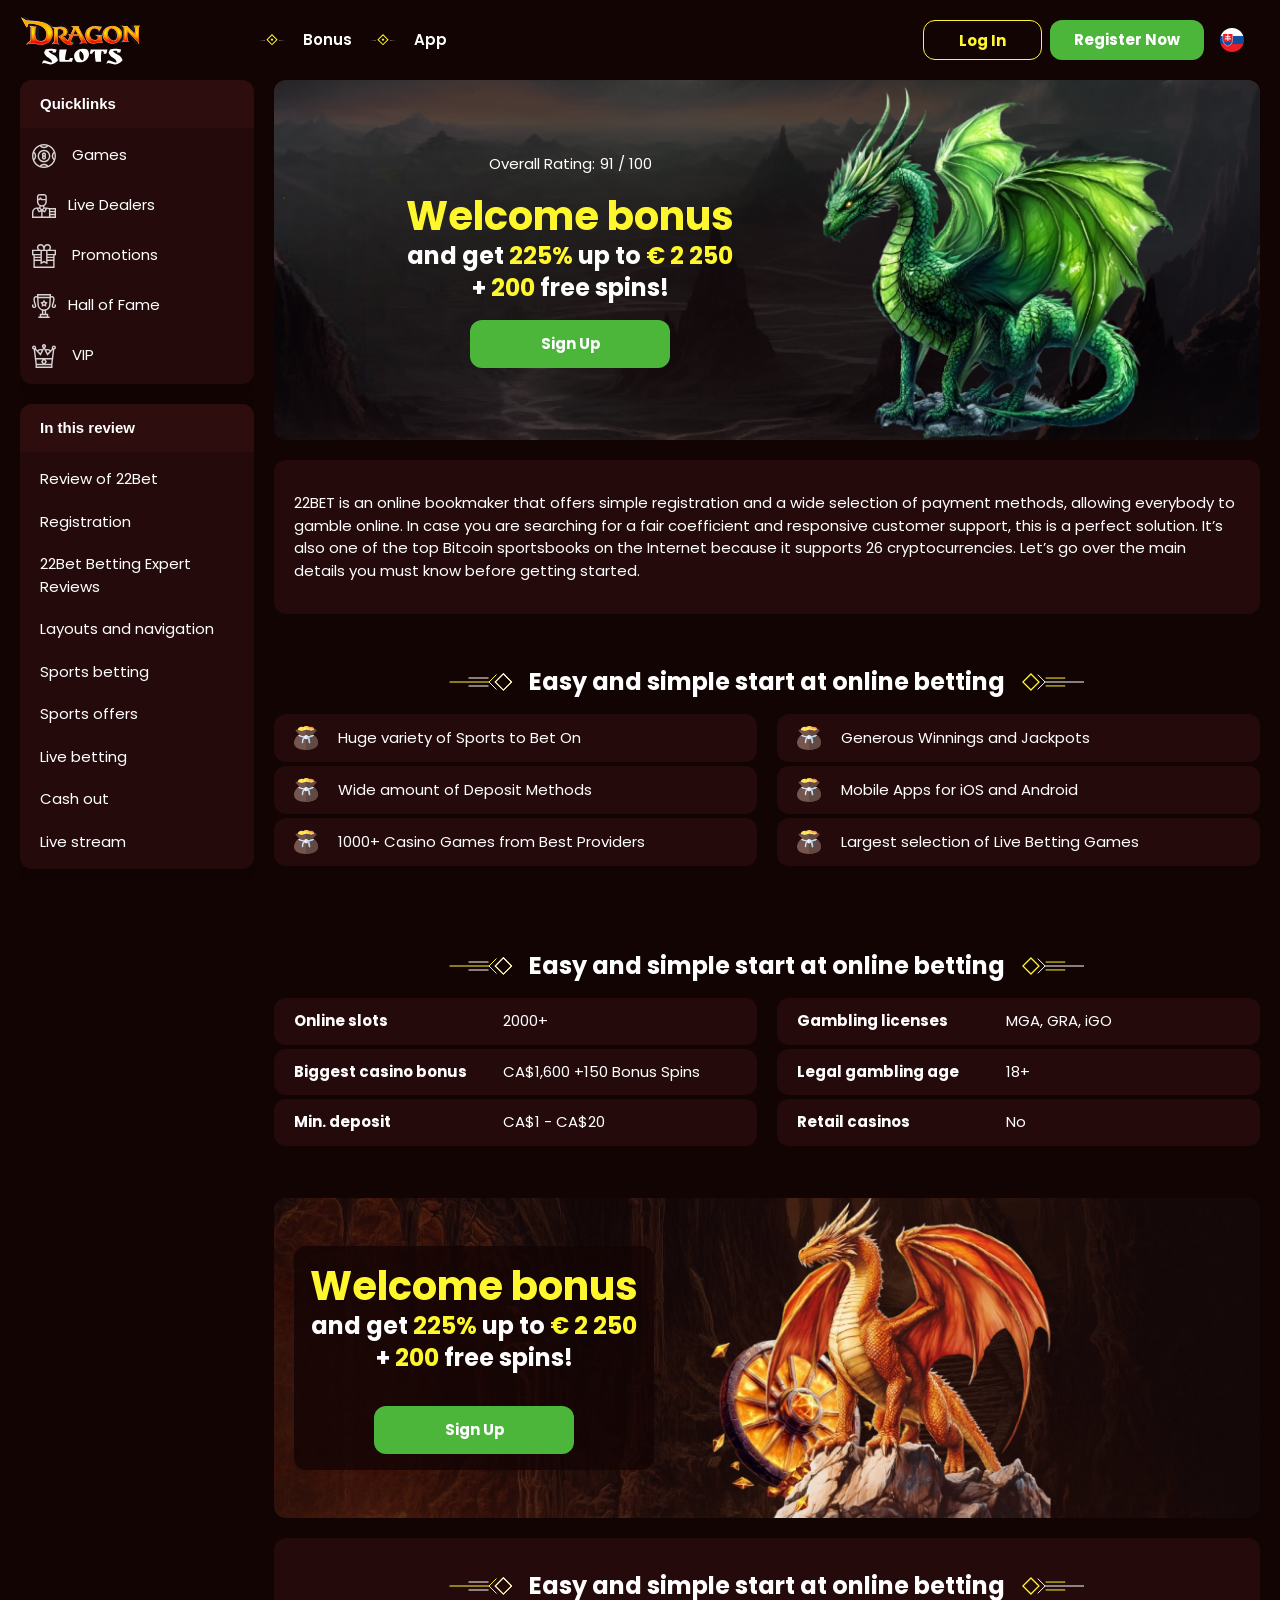
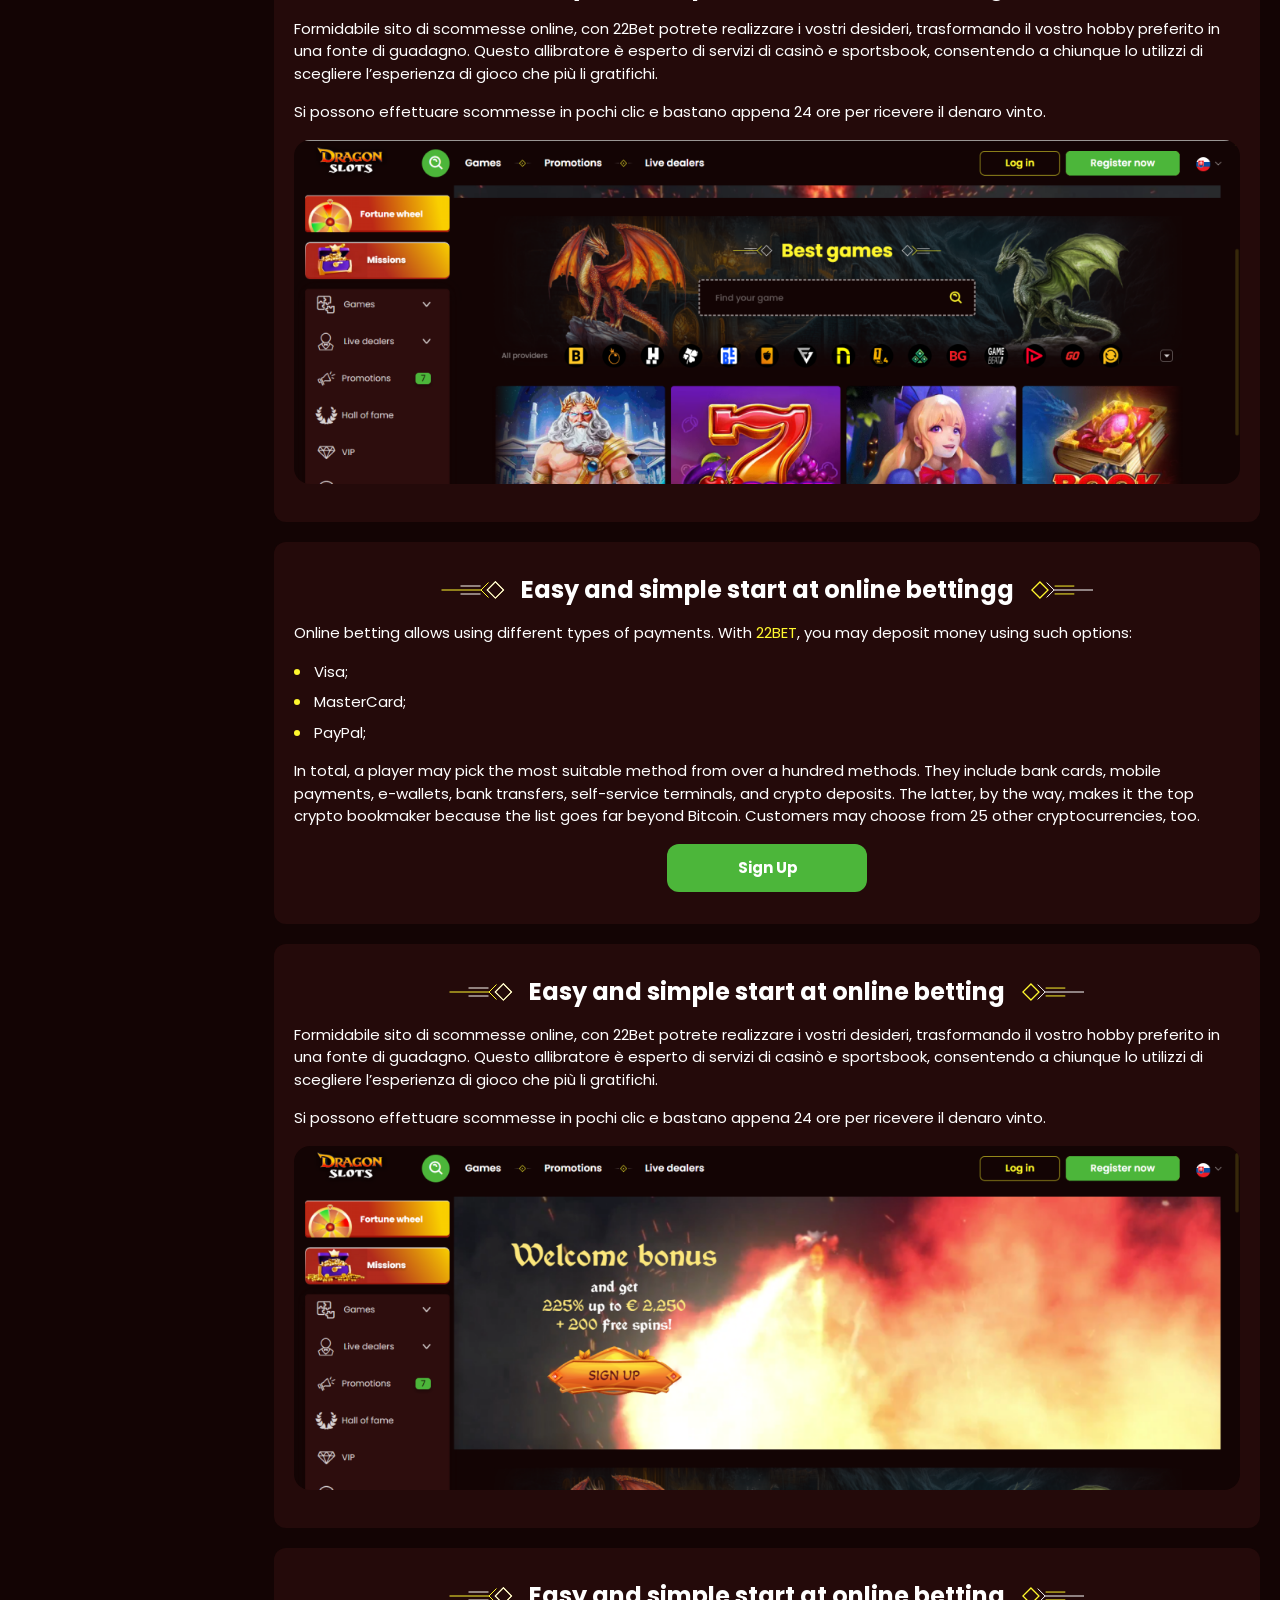
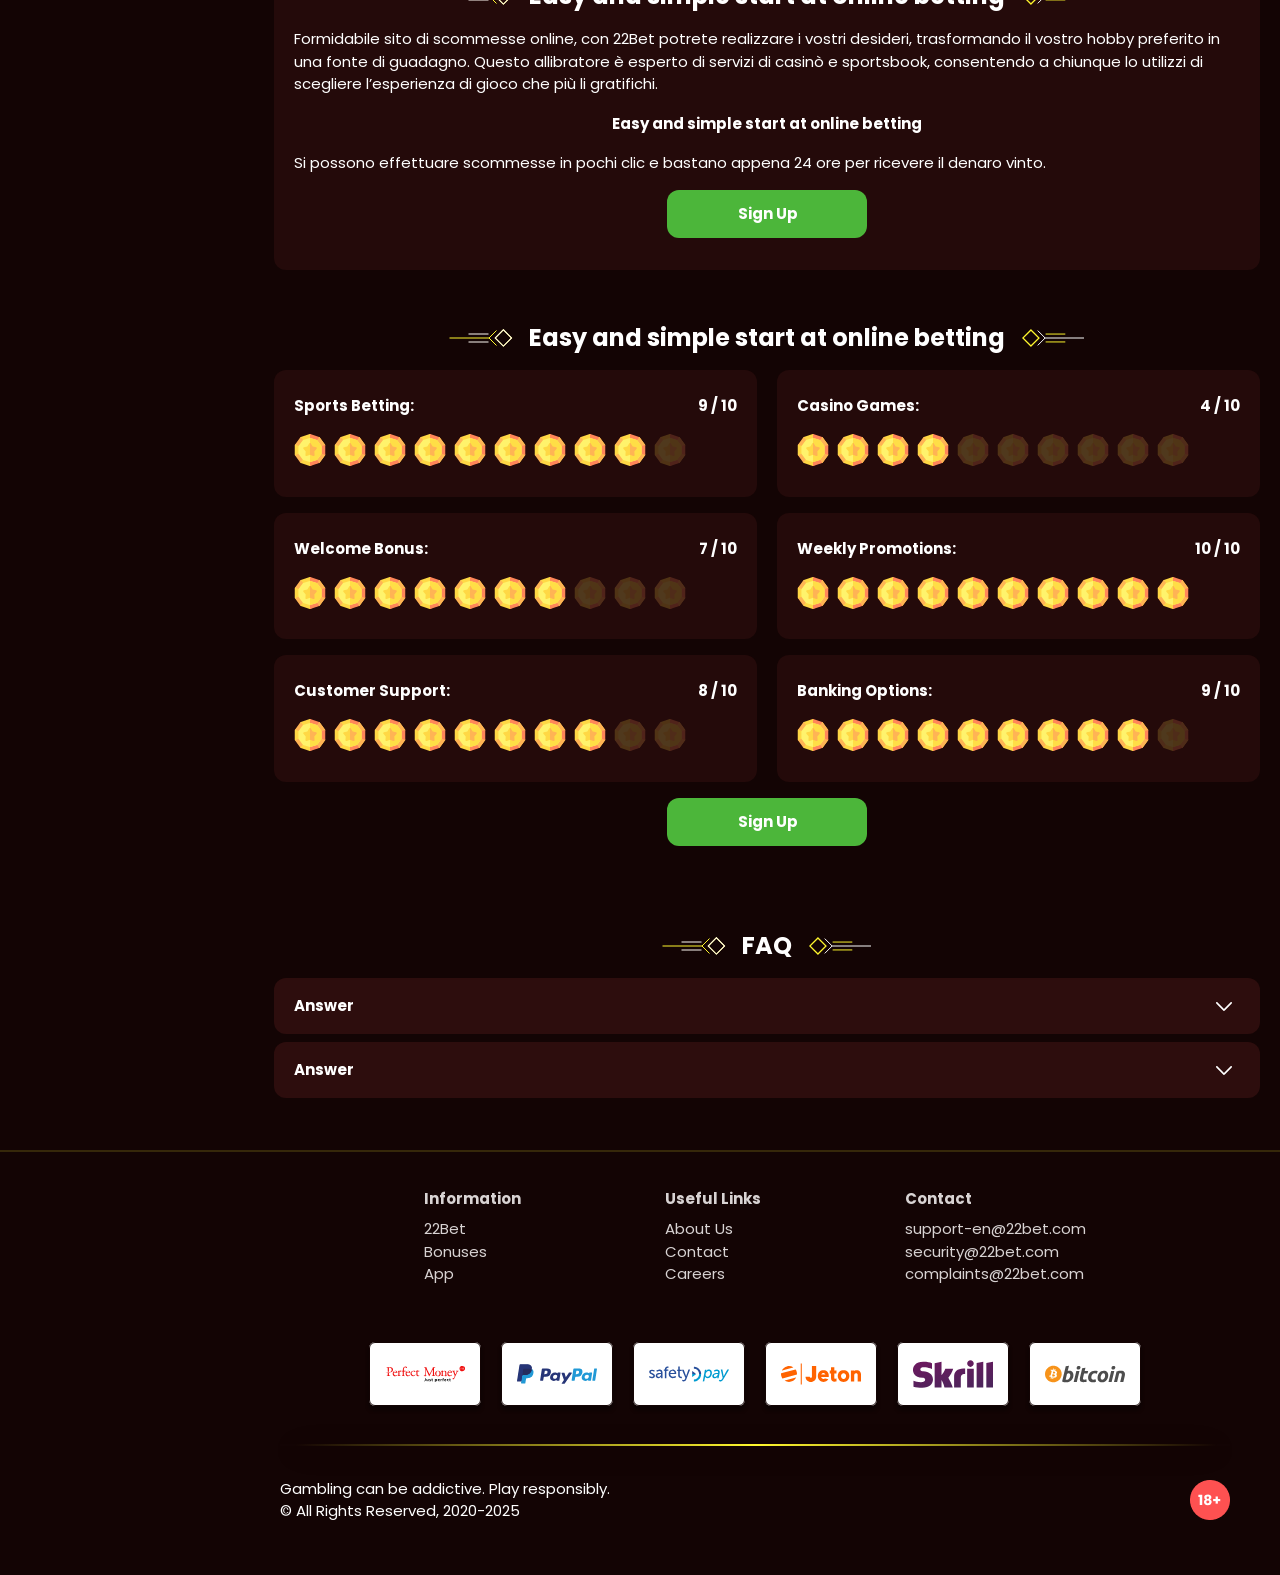
<file: index.html>
<!DOCTYPE html>
<html lang="sk">
  <head>
    <meta charset="UTF-8" />
    <meta name="viewport" content="width=device-width, initial-scale=1.0" />
    <title>Dragon-Slots</title>
    <meta name="description" content />
    <meta property="og:site_name" content />
    <meta property="og:title" content />
    <meta property="og:type" content="website" />
    <meta property="og:url" content="http://dragonslotsslovakia.com/" />
    <meta property="og:image" content />
    <meta property="og:image:alt" content />
    <meta property="og:locale" content="sk" />
    <meta property="og:description" content />
    <link rel="preconnect" href="https://fonts.googleapis.com" />
    <link rel="preconnect" href="https://fonts.gstatic.com" crossorigin />
    <link href="https://fonts.googleapis.com/css2?family=Akaya+Kanadaka&family=Poppins:wght@100;200;300;400;500;600;700;800;900&display=swap" rel="stylesheet">

    <link rel="stylesheet" href="./css/reset.css" />
    <link rel="stylesheet" href="./css/main.css">
    <link rel="stylesheet" href="./css/media.css">
    <link rel="icon" href="./images/vector.png" type="image/x-icon" />
    <script
      src="https://code.jquery.com/jquery-3.6.1.min.js"
      integrity="sha256-o88AwQnZB+VDvE9tvIXrMQaPlFFSUTR+nldQm1LuPXQ="
      crossorigin="anonymous"
    ></script>
  </head>
  <body>
    <header class="header">
      <section class="content header__content">
        <a href="./index.html" class="logo header__logo"
          ><img src="./images/logo.svg" alt="logo" title=""
        /></a>
        <button class="header__btn-menu">
          <svg
            width="16px"
            height="16px"
            viewBox="0 0 16 16"
            xmlns="http://www.w3.org/2000/svg"
          >
            <rect y="0" width="16" height="3" rx="1.5"></rect>
            <rect y="6.5" width="16" height="3" rx="1.5"></rect>
            <rect y="13" width="16" height="3" rx="1.5"></rect>
          </svg>
        </button>
        <nav class="menu header__menu">
          <ul class="header__menu-list">
            <li><a href="./bonus.html">Bonus</a></li>
            <li><a href="./app.html">App</a></li>
            
          </ul>
          <div class="header__btn">
            <a
              href="#"
              class="header__button header__button-login header__btn-login"
              >Log in
            </a>
            <a
              href="#"
              class="header__button header__button-signin header__btn-signin"
              >Register now</a
            >
          </div>
        </nav>
        <a href="#" class="header__button header__button-login">Log in </a>
        <a href="#" class="header__button header__button-signin">Register now</a>

        <a class="header__country" href="#">
          <span><img src="./images/flag.png" alt="Flag" title /></span>
        </a>
      </section>
    </header>
 <main class="main">
        <aside class="sidebar-wrapper">
            <section class="sidebar">
              <nav class="menu sidebar__menu">
                 <button class="sidebar__menu-button">
                  Quicklinks
                </button>
                <ul>
                    <li >
                        <a href="#" ><img src="./images/games.svg" alt=" Games"  title/> Games </a>
                      </li>
                      <li >
                        <a href="#" ><img src="./images/live.svg" alt="Live Dealers"  title/>Live Dealers</a>
                      </li>
                      <li >
                        <a href="#" > <img  src="./images/promotions.svg"  alt="Promotions"  title/> Promotions</a>
                      </li>     
                      
                      <li >
                        <a href="#" ><img src="./images/hall.svg" alt="Hall of Fame" title>Hall of Fame</a>
                      </li>
                      <li >
                        <a href="" > <img src="./images/vip.svg" alt="vip" title/> VIP</a>
                      </li>
                    
                </ul>
              </nav>
    
              <div class="sidebar__wrap">
                <button class="sidebar__links-button">
                 In this review
                </button>
                <div class="sidebar__links">
                  <ul class="sidebar__links-list">
                      <li ><a  href="#" title>Review of 22Bet</a></li>
                      <li ><a  href="#" title>Registration</a></li>
                      <li ><a  href="#" title>22Bet Betting Expert Reviews</a></li>
                      <li ><a  href="#" title>Layouts and navigation</a></li>
                      <li ><a  href="#" title>Sports betting</a></li>
                      <li ><a  href="#" title>Sports offers</a></li>
                      <li ><a  href="#" title>Live betting</a></li>
                      <li ><a  href="#" title>Cash out</a></li>
                      <li ><a  href="#" title>Live stream</a></li>
                  </ul>
                </div>
              </div>
            </section>
          </aside>
    
          <section class="content__wrapper">
            <section class="content hero hero__content">
              <div class="background hero__background">
                <img src="./images/main/bg-main.png" alt="hero" title />
              </div>
    
              <div class="hero__data">
                <div
                  class="hero__rating"
                  itemscope
                  itemtype="http://schema.org/Game"
                >
                  <p>Overall Rating:</p>
                  <meta itemprop="name" content="http://dragonslotsslovakia.com/" />
                  <span
                    itemprop="aggregateRating"
                    itemscope
                    itemtype="http://schema.org/AggregateRating"
                  >
                    <span itemprop="ratingValue"> 91 </span>
                    <span> / </span>
                    <span itemprop="bestRating"> 100 </span>
                    <meta itemprop="reviewCount" content="100" />
                  </span>
                </div>
                <h1 class="title general hero__title">
                  Welcome bonus </br>
<strong>and get <span>225%</span> up to <span>€ 2 250</span> </br>
+ <span>200</span> free spins!</strong>
                </h1>
                
    
                <a href="#" class="button hero__button">Sign up</a>
              </div>
            </section>
            <section class="content page-nav">
              <div class="page-nav-button sidebar__links-button">
            In this review
              </div>
              <ul class="page-nav-list sidebar__links-list">
               
                <li ><a  href="#" title>Review of 22Bet</a></li>
                <li ><a  href="#" title>Registration</a></li>
                <li ><a  href="#" title>22Bet Betting Expert Reviews</a></li>
                <li ><a  href="#" title>Layouts and navigation</a></li>
                <li ><a  href="#" title>Sports betting</a></li>
                <li ><a  href="#" title>Sports offers</a></li>
                <li ><a  href="#" title>Live betting</a></li>
                <li ><a  href="#" title>Cash out</a></li>
                <li ><a  href="#" title>Live stream</a></li>
              </ul>
            </section>
            <section class="content article ">
          
                <p >
                  22BET is an online bookmaker that offers simple registration and a wide selection of payment methods, allowing everybody to gamble online. In case you are searching for a fair coefficient and responsive customer support, this is a perfect solution. It’s also one of the top Bitcoin sportsbooks on the Internet because it supports 26 cryptocurrencies. Let’s go over the main details you must know before getting started.
                </p>
                
              </section> 
              
                <section class="content features">
             
                <div class="features__list features__table"> 
                 
             <h2 class="title high faatures__title">Easy and simple start at online betting</h2>
                       <div class="features__list-content">
                        <ul class="features__list-item features__item">
                         <li >Huge variety of Sports to Bet On</li>
                         <li >Wide amount of Deposit Methods</li>
                         <li >1000+ Casino Games from Best Providers</li>
                       </ul>
                       <ul class="features__list-item features__item">
                         <li >Generous Winnings and Jackpots</li>
                         <li >Mobile Apps for iOS and Android</li>
                         <li >Largest selection of Live Betting Games</li>
                     </ul>
                       </div>
                   
                    </div>
                    
             </section> 
          <section class="content features">
              
                <div class="features__list features__table"> 
                  <h2 class="title high faatures__title">Easy and simple start at online betting</h2>
                    <table>
                      <tbody>
                        <tr>
                          <td>Online slots</td>
                          <td>2000+</td>
                        </tr>
                        <tr>
                          <td>Biggest casino bonus</td>
                          <td>CA$1,600 +150 Bonus Spins</td>
                        </tr>
                        <tr>
                          <td>Min. deposit</td>
                          <td>CA$1 - CA$20</td>
                        </tr>
                      </tbody>
                      <tbody>
                        <tr>
                          <td>Gambling licenses</td>
                          <td>MGA, GRA, iGO</td>
                        </tr>
                        <tr>
                          <td>Legal gambling age</td>
                          <td>18+</td>
                        </tr>
                        <tr>
                          <td>Retail casinos</td>
                          <td>No</td>
                        </tr>
                      </tbody>
                    </table>
                    
                 
                   
                    
             </section> 
             <section class="content banner">
          <div class="background banner__background">
            <img src="./images/main/banner-main.png" alt="banner" title />
          </div>
          <div class="banner__info">
            <h2 class=" title high  banner__title-main"> Welcome bonus </br>
<strong>and get <span>225%</span> up to <span>€ 2 250</span> </br>
+ <span>200</span> free spins!</strong></h2>
                
                <a href="#" class="button banner__button ">Sign up</a>
          </div>
        </section>
             <section class=" content article">
                <h2 class="article__title high title">Easy and simple start at online betting</h2>
                
                <p class="">
                  Formidabile sito di scommesse online, con 22Bet potrete realizzare i
                  vostri desideri, trasformando il vostro hobby preferito in una fonte
                  di guadagno. Questo allibratore è esperto di servizi di casinò e
                  sportsbook, consentendo a chiunque lo utilizzi di scegliere
                  l’esperienza di gioco che più li gratifichi.
                </p>
               
                <p >
                  Si possono effettuare scommesse in pochi clic e bastano appena 24 ore
                  per ricevere il denaro vinto.
                </p>
                <div class="images">
                  <img
                  src="./images/main/image1-main.png"
                  alt="images" title
                  class=""
                  
                />
                </div>
              </section>
              <section class=" content article ">
                <h2 class="article__title high title">Easy and simple start at online bettingg</h2>
                <p >
                  Online betting allows using different types of payments. With <a href="#" class="article__links">22BET</a>, you may deposit money using such options:


                </p>
                <ul>
                  <li >Visa;</li>
                  <li >MasterCard;</li>
                  <li >PayPal;</li>
                </ul>
                
                <p >
                  In total, a player may pick the most suitable method from over a hundred methods. They include bank cards, mobile payments, e-wallets, bank transfers, self-service terminals, and crypto deposits. The latter, by the way, makes it the top crypto bookmaker because the list goes far beyond Bitcoin. Customers may choose from 25 other cryptocurrencies, too.

                </p>
                <a href="#" class="header__button  article__button">Sign up</a>
              </section>
              <section class=" content article">
                <h2 class="article__title high title">Easy and simple start at online betting</h2>
               
                <p class="">
                  Formidabile sito di scommesse online, con 22Bet potrete realizzare i
                  vostri desideri, trasformando il vostro hobby preferito in una fonte
                  di guadagno. Questo allibratore è esperto di servizi di casinò e
                  sportsbook, consentendo a chiunque lo utilizzi di scegliere
                  l’esperienza di gioco che più li gratifichi.
                </p>
                
                <p >
                  Si possono effettuare scommesse in pochi clic e bastano appena 24 ore
                  per ricevere il denaro vinto.
                </p>
                 <div class="images">
                  <img
                  src="./images/main/image2-main.png"
                  alt="images" title
                  class=""
                  
                />
                </div>
              </section>
              <section class=" content article ">
                <h2 class="article__title high title">Easy and simple start at online betting</h2>
                <p >
                  Formidabile sito di scommesse online, con 22Bet potrete realizzare i
                  vostri desideri, trasformando il vostro hobby preferito in una fonte
                  di guadagno. Questo allibratore è esperto di servizi di casinò e
                  sportsbook, consentendo a chiunque lo utilizzi di scegliere
                  l’esperienza di gioco che più li gratifichi.
                </p>
                <h3>Easy and simple start at online betting</h3>
                
                <p >
                  Si possono effettuare scommesse in pochi clic e bastano appena 24 ore
                  per ricevere il denaro vinto.
                </p>
                 <a href="#" class="header__button  article__button">Sign up</a>
              </section>
             <section class="content ratings ">
                <h2 class="ratings__title title high">
                 Easy and simple start at online betting
                </h2>
                
               <div class="ratings__content">
              <ul class="ratings__list">
                <li>
                 
                  <div  class="ratings__info">
                    
                    <span class="ratings__data">
                      <span>9</span>
                      <span>/</span>
                      <span>10</span>
                    </span>
                   
                    <p>Sports betting:</p>
                
                  </div>
                  <div class="ratings__img">
                    <img src="./images/main/ratings-icon.svg" alt="ratings" title>
                    <img src="./images/main/ratings-icon.svg" alt="ratings" title>
                    <img src="./images/main/ratings-icon.svg" alt="ratings" title>
                    <img src="./images/main/ratings-icon.svg" alt="ratings" title>
                    <img src="./images/main/ratings-icon.svg" alt="ratings" title>
                    <img src="./images/main/ratings-icon.svg" alt="ratings" title>
                    <img src="./images/main/ratings-icon.svg" alt="ratings" title>
                    <img src="./images/main/ratings-icon.svg" alt="ratings" title>
                    <img src="./images/main/ratings-icon.svg" alt="ratings" title>
                    <img class="ratings-icon-grey" src="./images/main/ratings-icon-grey.svg" alt="ratings" title>
                    
                  </div>
                </li>
                <li>
                  
                  <div class="ratings__info">
                    <span class="ratings__data">
                      <span>7</span>
                      <span>/</span>
                      <span>10</span>
                    </span>
                    <p>Welcome Bonus:
                    </p> 
                  </div>
                  <div class="ratings__img">
                    <img src="./images/main/ratings-icon.svg" alt="ratings" title>
                    <img src="./images/main/ratings-icon.svg" alt="ratings" title>
                    <img src="./images/main/ratings-icon.svg" alt="ratings" title>
                    <img src="./images/main/ratings-icon.svg" alt="ratings" title>
                    <img src="./images/main/ratings-icon.svg" alt="ratings" title>
                  <img src="./images/main/ratings-icon.svg" alt="ratings" title>
                  <img src="./images/main/ratings-icon.svg" alt="ratings" title>
                    <img class="ratings-icon-grey" src="./images/main/ratings-icon-grey.svg" alt="ratings" title>
                    <img class="ratings-icon-grey" src="./images/main/ratings-icon-grey.svg" alt="ratings" title>
                    <img class="ratings-icon-grey" src="./images/main/ratings-icon-grey.svg" alt="ratings" title>
                
                  </div>
                </li>
                <li>
                  
                  <div class="ratings__info">
                    <span class="ratings__data">
                      <span>8</span>
                      <span>/</span>
                      <span>10</span>
                    </span>
                    <p>Customer support:</p>
              
                  </div>
                  <div class="ratings__img">
                    <img src="./images/main/ratings-icon.svg" alt="ratings" title>
                    <img src="./images/main/ratings-icon.svg" alt="ratings" title>
                    <img src="./images/main/ratings-icon.svg" alt="ratings" title>
                    <img src="./images/main/ratings-icon.svg" alt="ratings" title>
                    <img src="./images/main/ratings-icon.svg" alt="ratings" title>
                    <img src="./images/main/ratings-icon.svg" alt="ratings" title>
                    <img src="./images/main/ratings-icon.svg" alt="ratings" title>
                    <img src="./images/main/ratings-icon.svg" alt="ratings" title>
                    <img class="ratings-icon-grey" src="./images/main/ratings-icon-grey.svg" alt="ratings" title>
                    <img class="ratings-icon-grey" src="./images/main/ratings-icon-grey.svg" alt="ratings" title>
                    
                  </div>  
              </li>
              </ul>
              <ul class="ratings__list">
              <li>
               
                <div class="ratings__info">
                  <span class="ratings__data">
                    <span>4</span>
                    <span>/</span>
                    <span>10</span>
                  </span>
                  <p>Casino games:</p>
                
                </div>
                <div class="ratings__img">
                  <img src="./images/main/ratings-icon.svg" alt="ratings" title>
                  <img src="./images/main/ratings-icon.svg" alt="ratings" title>
                  <img src="./images/main/ratings-icon.svg" alt="ratings" title>
                  <img src="./images/main/ratings-icon.svg" alt="ratings" title>
                  <img class="ratings-icon-grey" src="./images/main/ratings-icon-grey.svg" alt="ratings" title>
                  <img class="ratings-icon-grey" src="./images/main/ratings-icon-grey.svg" alt="ratings" title>
                  <img class="ratings-icon-grey" src="./images/main/ratings-icon-grey.svg" alt="ratings" title>
                  <img class="ratings-icon-grey" src="./images/main/ratings-icon-grey.svg" alt="ratings" title>
                  <img class="ratings-icon-grey" src="./images/main/ratings-icon-grey.svg" alt="ratings" title>
                  <img class="ratings-icon-grey" src="./images/main/ratings-icon-grey.svg" alt="ratings" title>
                 
                </div>
              
               
              </li>
                <li>
                 
                  <div class="ratings__info">
                    <span class="ratings__data">
                      <span>10</span>
                      <span>/</span>
                      <span>10</span>
                    </span>
                    <p>Weekly Promotions:
                    </p>
              
                  </div>
                  <div class="ratings__img">
                    <img src="./images/main/ratings-icon.svg" alt="ratings" title>
                  <img src="./images/main/ratings-icon.svg" alt="ratings" title>
                  <img src="./images/main/ratings-icon.svg" alt="ratings" title>
                  <img src="./images/main/ratings-icon.svg" alt="ratings" title>
                  <img src="./images/main/ratings-icon.svg" alt="ratings" title>
                  <img src="./images/main/ratings-icon.svg" alt="ratings" title>
                  <img src="./images/main/ratings-icon.svg" alt="ratings" title>
                  <img src="./images/main/ratings-icon.svg" alt="ratings" title>
                  <img src="./images/main/ratings-icon.svg" alt="ratings" title>
                  <img src="./images/main/ratings-icon.svg" alt="ratings" title>
                  </div>   
                  
                </li> 
              <li>
               
                <div class="ratings__info">
                  <span class="ratings__data">
                    <span>9</span>
                    <span>/</span>
                    <span>10</span>
                  </span>
                  <p>Banking Options:</p>
                  
                </div> 
                <div class="ratings__img">
                  <img src="./images/main/ratings-icon.svg" alt="ratings" title>
                  <img src="./images/main/ratings-icon.svg" alt="ratings" title>
                  <img src="./images/main/ratings-icon.svg" alt="ratings" title>
                  <img src="./images/main/ratings-icon.svg" alt="ratings" title>
                  <img src="./images/main/ratings-icon.svg" alt="ratings" title>
                  <img src="./images/main/ratings-icon.svg" alt="ratings" title>
                  <img src="./images/main/ratings-icon.svg" alt="ratings" title>
                  <img src="./images/main/ratings-icon.svg" alt="ratings" title>
                  <img src="./images/main/ratings-icon.svg" alt="ratings" title>
                  <img class="ratings-icon-grey" src="./images/main/ratings-icon-grey.svg" alt="ratings" title>
                </div>
              </li> 
            
              </ul>
             
            </div>

              
              <a href="#" class="header__button ratings__button">Sign up</a>
              </section>
               <section class="content faq ">
                <h2 class="title high faq__title ">FAQ</h2>
                <ul class="faq__list " itemscope itemtype="https://schema.org/FAQPage">
                  <li class="faq__item"  itemscope itemprop="mainEntity" itemtype="https://schema.org/Question">
                    <h3 class="title medium faq__subtitle js-button-expander"  itemprop="name">Answer
                     </h3>
                    <div  class="faq__answer js-expand-content" itemscope  itemprop="acceptedAnswer" itemtype="https://schema.org/Answer">
                      <p  itemprop="text">
                        This is Photoshop's version of Lorem Ipsum. Proin gravida nibh vel velit auctor aliquet. Aenean sollicitudin, lorem quis bibendum auctor, nisi elit consequat ipsum, nec sagittis sem nibh id elit. Duis sed odio sit amet nibh vulputate cursus a sit amet mauris. Morbi accumsan ipsum velit. Nam nec tellus a odio tincidunt auctor a ornare odio. 
                      </p>
                    </div>
                  </li>
                  <li class="faq__item"  itemscope itemprop="mainEntity" itemtype="https://schema.org/Question">
                    <h3 class="title medium faq__subtitle js-button-expander"  itemprop="name">Answer</h3>
                    <div class="faq__answer js-expand-content" itemscope  itemprop="acceptedAnswer" itemtype="https://schema.org/Answer">
                      <p  itemprop="text">
                    This is Photoshop's version of Lorem Ipsum. Proin gravida nibh vel velit auctor aliquet. Aenean sollicitudin, lorem quis bibendum auctor, nisi elit consequat ipsum, nec sagittis sem nibh id elit. Duis sed odio sit amet nibh vulputate cursus a sit amet mauris. Morbi accumsan ipsum velit. Nam nec tellus a odio tincidunt auctor a ornare odio. 
                      </p>
                    </div>
                  </li> 
                  
                 
                </ul>
              </section> 
              <div class=""  onclick="scrollToTop()">
                <button class="main__arrow" id="scrollToTopBtn"></button>
              </div> 
          </section>
    
    </main> 
    <footer class="footer  ">
     
      <section class="content footer__content">
     
       <ul class="footer__menu">
          <li>
            <div>Information</div>
            <ul class="footer__info">
              <li><a href="#">22Bet </a></li>
              <li><a href="#">Bonuses</a></li>
              <li><a href="#">App </a></li>
            </ul>
          </li>
          <li>
            <div>Useful Links</div>
            <ul class="footer__info">
              <li><a href="#">About Us</a></li>
              <li><a href="#">Contact</a></li>
              <li><a href="#">Careers</a></li>
            </ul>
          </li>
          <li>
            <div>Contact</div>
            <ul class="footer__info">
              <li>
                <a href="mailto:support-en@22bet.com">support-en@22bet.com</a>
              </li>
              <li>
                <a href="mailto:security@22bet.com">security@22bet.com</a>
              </li>
              <li>
                <a href="mailto:complaints@22bet.com">complaints@22bet.com</a>
              </li>
            </ul>
          </li>
        </ul>
      

      <ul class="footer-card__list">
        <li >
          <a href="#" >
            <img src="./images/perfect.svg" alt="perfect money" title=""/>
          </a>
        </li>
        <li >
          <a href="#" >
            <img src="./images/paypal.svg" alt="pay pal" title=""/>
          </a>
        </li>
        <li >
          <a href="#" >
            <img src="./images/safety.svg" alt="safety pay" title=""/>
          </a>
        </li>
        <li >
          <a href="#" >
            <img src="./images/jeton.svg" alt="jeton" title=""/>
          </a>
        </li>
        <li >
          <a href="#" >
            <img src="./images/skrill.svg" alt="skrill" title=""/>
          </a>
        </li>
        <li >
          <a href="#" >
            <img src="./images/bitcoin.svg" alt="bitcoin" title=""/>
          </a>
        </li>
      </ul>
      <div class="footer__box">
       <div> <p>Gambling can be addictive. Play responsibly.</p>
          <p>&copy; All Rights Reserved, 2020-2025</p></div>
        <img src="./images/limit.png" alt="age limit" title=""/>
      </div>
      
    </section>
    </footer>
    <script src="./js/expander.js" defer></script>
    <script src="./js/sidebar.js" defer></script>
    <script src="./js/arrowUp.js" defer></script>
    <script src="./js/mobile-menu.js" defer></script>
  </body>
</html>
</file>
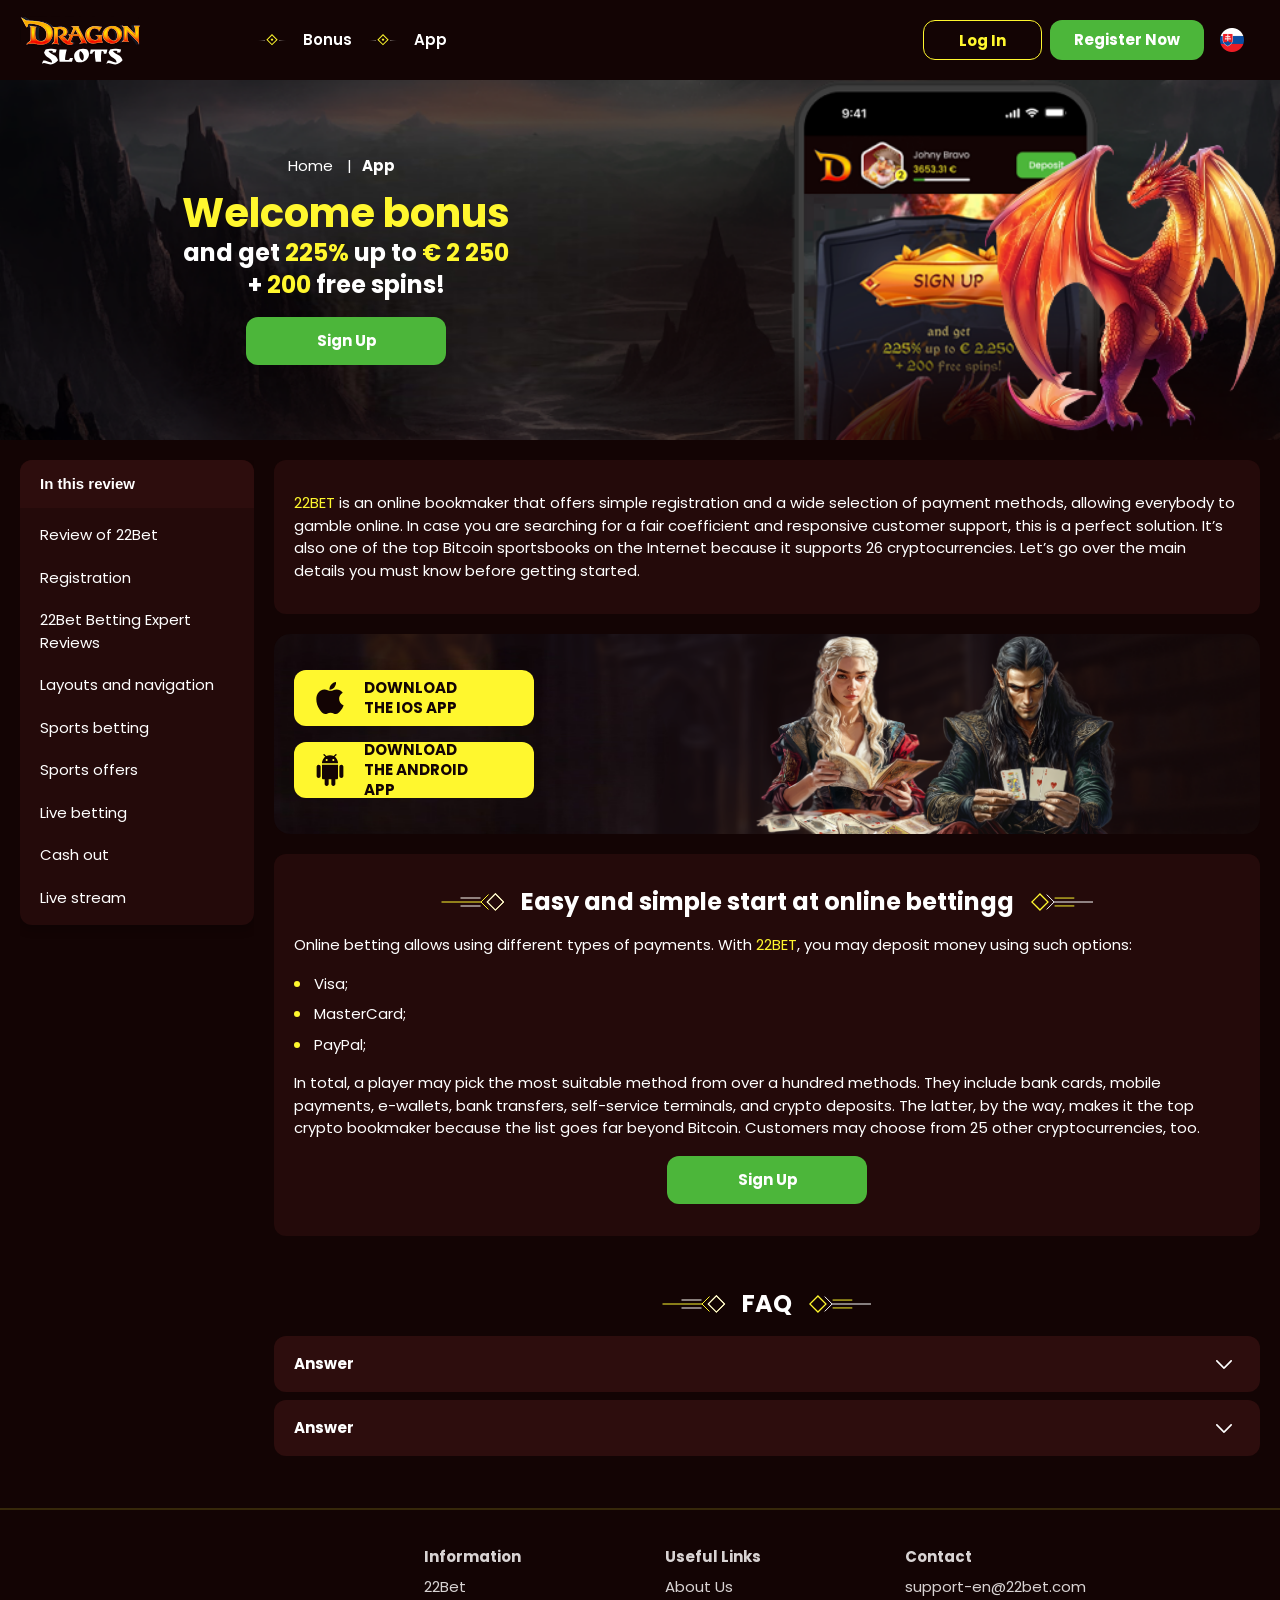
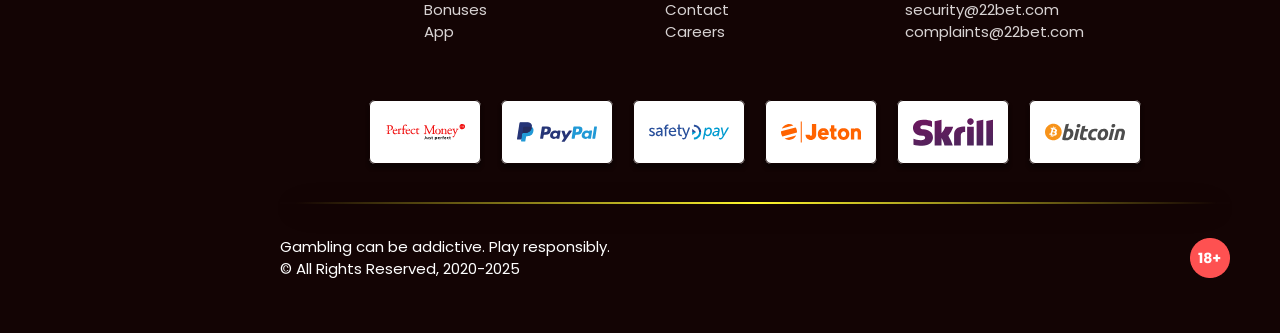
<file: app.html>
<!DOCTYPE html>
<html lang="sk">
  <head>
    <meta charset="UTF-8" />
    <meta name="viewport" content="width=device-width, initial-scale=1.0" />
    <title>Dragon-Slots</title>
    <meta
      name="description"
      content=""
    />
    <meta property="og:site_name" content="" />
    <meta
      property="og:title"
      content=""
    />
    <meta property="og:type" content="website" />
    <meta property="og:url" content="http://dragonslotsslovakia.com/" />
    <meta property="og:image" content />
    <meta property="og:image:alt" content />
    <meta property="og:locale" content="sk" />
    <meta
      property="og:description"
      content=""
    />
    <link rel="preconnect" href="https://fonts.googleapis.com" />
    <link rel="preconnect" href="https://fonts.gstatic.com" crossorigin />
    <link href="https://fonts.googleapis.com/css2?family=Akaya+Kanadaka&family=Poppins:wght@100;200;300;400;500;600;700;800;900&display=swap" rel="stylesheet">

    <link rel="stylesheet" href="./css/reset.css" />
    <link rel="stylesheet" href="./css/main.css" />
    <link rel="stylesheet" href="./css/media.css" />
    <link rel="icon" href="./images/vector.png" type="image/x-icon" />
    <script
      src="https://code.jquery.com/jquery-3.6.1.min.js"
      integrity="sha256-o88AwQnZB+VDvE9tvIXrMQaPlFFSUTR+nldQm1LuPXQ="
      crossorigin="anonymous"
    ></script>
  </head>
  <body>
    <header class="header">
      <section class="content header__content">
        <a href="./index.html" class="logo header__logo"
          ><img src="./images/logo.svg" alt="logo" title=""
        /></a>
        <button class="header__btn-menu">
          <svg
            width="16px"
            height="16px"
            viewBox="0 0 16 16"
            xmlns="http://www.w3.org/2000/svg"
          >
            <rect y="0" width="16" height="3" rx="1.5"></rect>
            <rect y="6.5" width="16" height="3" rx="1.5"></rect>
            <rect y="13" width="16" height="3" rx="1.5"></rect>
          </svg>
        </button>
        <nav class="menu header__menu">
          <ul class="header__menu-list">
            <li><a href="./bonus.html">Bonus</a></li>
            <li><a href="./index.html">App</a></li>
           
          </ul>
          <div class="header__btn">
            <a
              href="#"
              class="header__button header__button-login header__btn-login"
              >Log in
            </a>
            <a
              href="#"
              class="header__button header__button-signin header__btn-signin"
              >Register now</a
            >
          </div>
        </nav>
        <a href="#" class="header__button header__button-login">Log in </a>
        <a href="#" class="header__button header__button-signin">Register now</a>

        <a class="header__country" href="#">
          <span><img src="./images/flag.png" alt=" Flag" title /></span>
        </a>
      </section>
    </header>
      <section class=" hero hero__page">
          <div class="background hero__background">
            <img src="./images/app/bg-app.png" alt="hero" title />
          </div>

          <div class="hero__data hero__data-app">
            <ul
              class="breadcrumbs"
              itemscope
              itemtype="https://schema.org/BreadcrumbList"
            >
              <li
                itemprop="itemListElement"
                itemscope
                itemtype="https://schema.org/ListItem"
              >
                <a href="#" itemprop="item">
                  <span itemprop="name">Home</span></a
                >
                <meta itemprop="position" content="1" />
              </li>
              <li
                itemprop="itemListElement"
                itemscope
                itemtype="https://schema.org/ListItem"
              >
                <a href="#" itemprop="item"> <span itemprop="name">App</span></a>
                <meta itemprop="position" content="2" />
              </li>
            </ul>
             <h1 class="title general hero__title">
                  Welcome bonus </br>
<strong>and get <span>225%</span> up to <span>€ 2 250</span> </br>
+ <span>200</span> free spins!</strong>
                </h1>
                
    
                <a href="#" class="button hero__button">Sign up</a>
          </div>
        </section>
    <main class="main main-page">
      <aside class="sidebar-wrapper">
        <section class="sidebar">
        

          <div class="sidebar__wrap sidebar__wrap-page">
            <button class="sidebar__links-button">
             In this review
            </button>
            <div class="sidebar__links">
              <ul class="sidebar__links-list">
                  <li ><a  href="#" title>Review of 22Bet</a></li>
                  <li ><a  href="#" title>Registration</a></li>
                  <li ><a  href="#" title>22Bet Betting Expert Reviews</a></li>
                  <li ><a  href="#" title>Layouts and navigation</a></li>
                  <li ><a  href="#" title>Sports betting</a></li>
                  <li ><a  href="#" title>Sports offers</a></li>
                  <li ><a  href="#" title>Live betting</a></li>
                  <li ><a  href="#" title>Cash out</a></li>
                  <li ><a  href="#" title>Live stream</a></li>
              </ul>
            </div>
          </div>
        </section>
      </aside>

      <section class="content__wrapper">
      
        <section class="content page-nav">
          <div class="page-nav-button sidebar__links-button">In this review</div>
          <ul class="page-nav-list sidebar__links-list">
            <li><a href="#" title>Review of 22Bet</a></li>
            <li><a href="#" title>Registration</a></li>
            <li><a href="#" title>22Bet Betting Expert Reviews</a></li>
            <li><a href="#" title>Layouts and navigation</a></li>
            <li><a href="#" title>Sports betting</a></li>
            <li><a href="#" title>Sports offers</a></li>
            <li><a href="#" title>Live betting</a></li>
            <li><a href="#" title>Cash out</a></li>
            <li><a href="#" title>Live stream</a></li>
          </ul>
        </section>
        <section class="content article">
          
          <p>
             <a class="article__links" href="#">22BET</a> is an online bookmaker that offers simple registration and a wide selection of payment methods, allowing everybody to gamble online. In case you are searching for a fair coefficient and responsive customer support, this is a perfect solution. It’s also one of the top Bitcoin sportsbooks on the Internet because it supports 26 cryptocurrencies. Let’s go over the main details you must know before getting started.</p>
        </section>
        <section class="content banner banner__app">
          <div class="background banner__background-app">
            <img src="./images/app/banner-app.png" alt="banner" title />
          </div>
          <div class="banner__content banner__content-app">
            <div class="button__wrap-app">
              <a href="#" class="banner__btn banner__btn-app">
              Download </br>
              the IOS app
              </a>
              <a href="#" class="banner__btn banner__btn-android"
                >Download </br> the Android app</a
              >
            </div>
           
         
          </div>
        </section>
     <section class=" content article ">
                <h2 class="article__title high title">Easy and simple start at online bettingg</h2>
                <p >
                  Online betting allows using different types of payments. With <a href="#" class="article__links">22BET</a>, you may deposit money using such options:


                </p>
                <ul>
                  <li >Visa;</li>
                  <li >MasterCard;</li>
                  <li >PayPal;</li>
                </ul>
                
                <p >
                  In total, a player may pick the most suitable method from over a hundred methods. They include bank cards, mobile payments, e-wallets, bank transfers, self-service terminals, and crypto deposits. The latter, by the way, makes it the top crypto bookmaker because the list goes far beyond Bitcoin. Customers may choose from 25 other cryptocurrencies, too.

                </p>
                <a href="#" class="header__button  article__button">Sign up</a>
              </section>
      <section class="content faq ">
                <h2 class="title high faq__title ">FAQ</h2>
                <ul class="faq__list " itemscope itemtype="https://schema.org/FAQPage">
                  <li class="faq__item"  itemscope itemprop="mainEntity" itemtype="https://schema.org/Question">
                    <h3 class="title medium faq__subtitle js-button-expander"  itemprop="name">Answer
                     </h3>
                    <div  class="faq__answer js-expand-content" itemscope  itemprop="acceptedAnswer" itemtype="https://schema.org/Answer">
                      <p  itemprop="text">
                        This is Photoshop's version of Lorem Ipsum. Proin gravida nibh vel velit auctor aliquet. Aenean sollicitudin, lorem quis bibendum auctor, nisi elit consequat ipsum, nec sagittis sem nibh id elit. Duis sed odio sit amet nibh vulputate cursus a sit amet mauris. Morbi accumsan ipsum velit. Nam nec tellus a odio tincidunt auctor a ornare odio. 
                      </p>
                    </div>
                  </li>
                  <li class="faq__item"  itemscope itemprop="mainEntity" itemtype="https://schema.org/Question">
                    <h3 class="title medium faq__subtitle js-button-expander"  itemprop="name">Answer</h3>
                    <div class="faq__answer js-expand-content" itemscope  itemprop="acceptedAnswer" itemtype="https://schema.org/Answer">
                      <p  itemprop="text">
                    This is Photoshop's version of Lorem Ipsum. Proin gravida nibh vel velit auctor aliquet. Aenean sollicitudin, lorem quis bibendum auctor, nisi elit consequat ipsum, nec sagittis sem nibh id elit. Duis sed odio sit amet nibh vulputate cursus a sit amet mauris. Morbi accumsan ipsum velit. Nam nec tellus a odio tincidunt auctor a ornare odio. 
                      </p>
                    </div>
                  </li> 
                  
                 
                </ul>
              </section> 
      </section>
    </main>
     <footer class="footer  ">
     
      <section class="content footer__content">
     
       <ul class="footer__menu">
          <li>
            <div>Information</div>
            <ul class="footer__info">
              <li><a href="#">22Bet </a></li>
              <li><a href="#">Bonuses</a></li>
              <li><a href="#">App </a></li>
            </ul>
          </li>
          <li>
            <div>Useful Links</div>
            <ul class="footer__info">
              <li><a href="#">About Us</a></li>
              <li><a href="#">Contact</a></li>
              <li><a href="#">Careers</a></li>
            </ul>
          </li>
          <li>
            <div>Contact</div>
            <ul class="footer__info">
              <li>
                <a href="mailto:support-en@22bet.com">support-en@22bet.com</a>
              </li>
              <li>
                <a href="mailto:security@22bet.com">security@22bet.com</a>
              </li>
              <li>
                <a href="mailto:complaints@22bet.com">complaints@22bet.com</a>
              </li>
            </ul>
          </li>
        </ul>
      

      <ul class="footer-card__list">
        <li >
          <a href="#" >
            <img src="./images/perfect.svg" alt="perfect money" title=""/>
          </a>
        </li>
        <li >
          <a href="#" >
            <img src="./images/paypal.svg" alt="pay pal" title=""/>
          </a>
        </li>
        <li >
          <a href="#" >
            <img src="./images/safety.svg" alt="safety pay" title=""/>
          </a>
        </li>
        <li >
          <a href="#" >
            <img src="./images/jeton.svg" alt="jeton" title=""/>
          </a>
        </li>
        <li >
          <a href="#" >
            <img src="./images/skrill.svg" alt="skrill" title=""/>
          </a>
        </li>
        <li >
          <a href="#" >
            <img src="./images/bitcoin.svg" alt="bitcoin" title=""/>
          </a>
        </li>
      </ul>
      <div class="footer__box">
       <div> <p>Gambling can be addictive. Play responsibly.</p>
          <p>&copy; All Rights Reserved, 2020-2025</p></div>
        <img src="./images/limit.png" alt="age limit" title=""/>
      </div>
      
    </section>
    </footer>
    <script src="./js/sidebar.js" defer></script>
    <script src="./js/expander.js" defer></script>
    <script src="./js/mobile-menu.js" defer></script>
  </body>
</html>
</file>
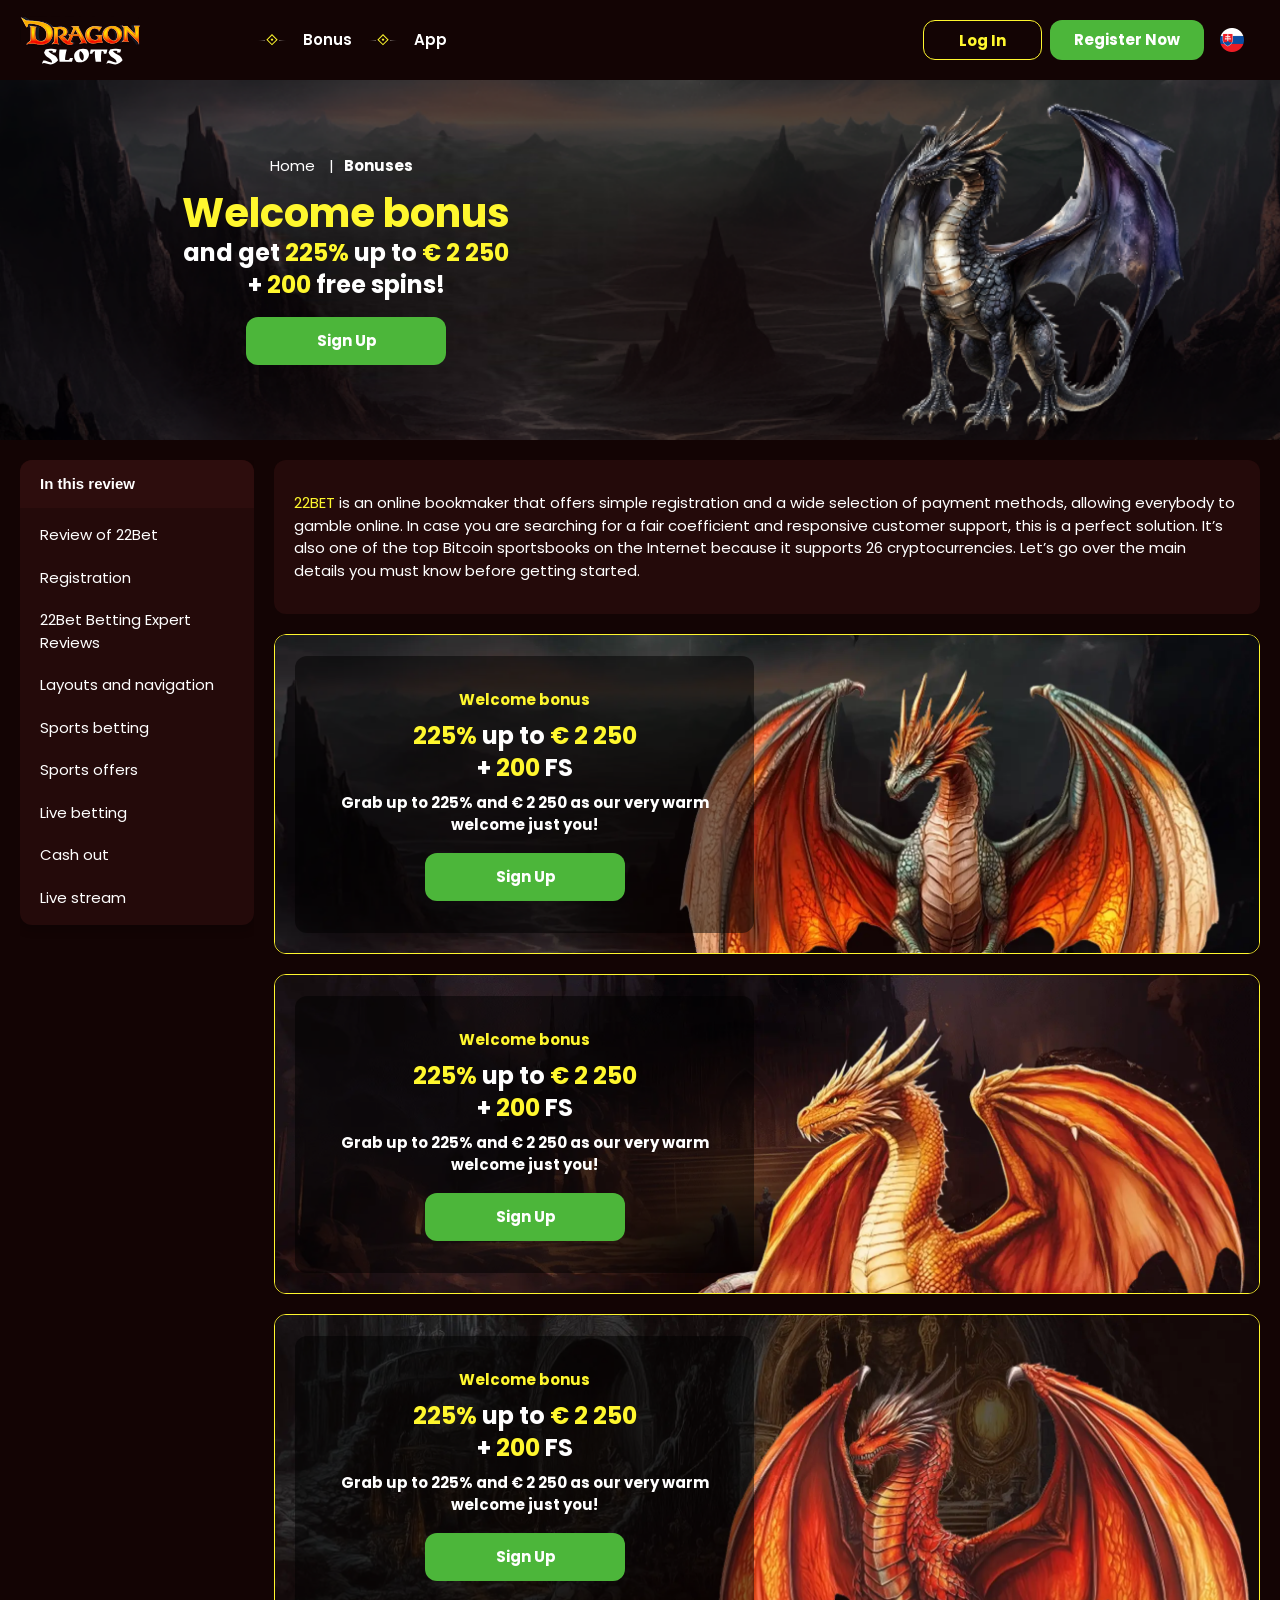
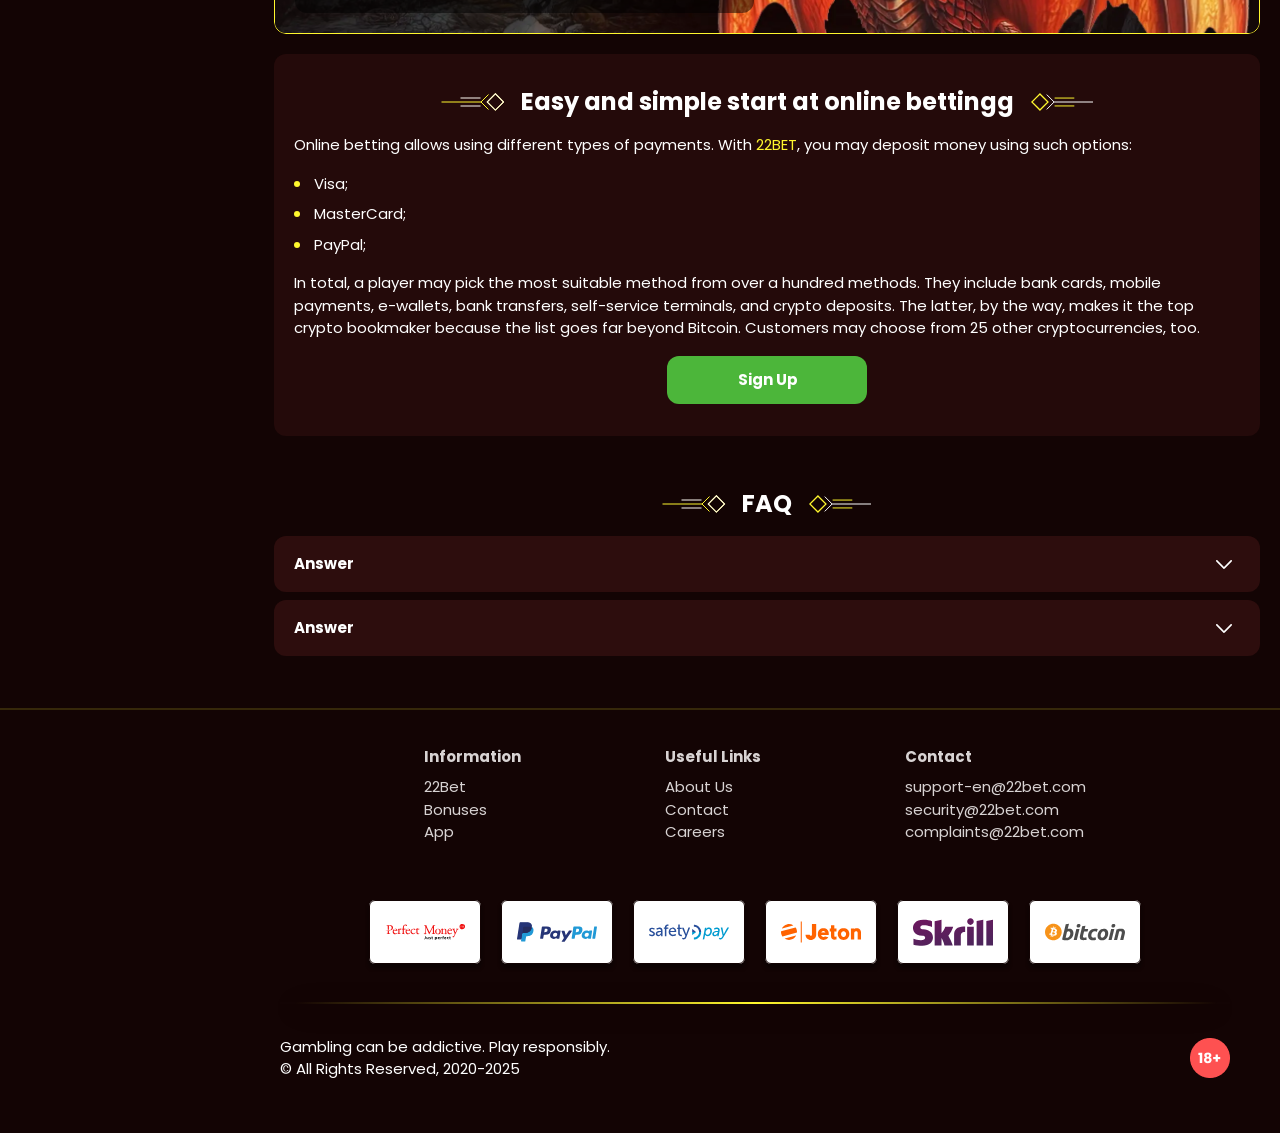
<file: bonus.html>
<!DOCTYPE html>
<html lang="sk">
  <head>
    <meta charset="UTF-8" />
    <meta name="viewport" content="width=device-width, initial-scale=1.0" />
    <title>Dragon-Slots</title>
    <meta name="description" content="" />
    <meta property="og:site_name" content="" />
    <meta property="og:title" content="" />
    <meta property="og:type" content="website" />
    <meta property="og:url" content="http://dragonslotsslovakia.com/" />
    <meta property="og:image" content />
    <meta property="og:image:alt" content />
    <meta property="og:locale" content="sk" />
    <meta property="og:description" content="." />
    <link rel="preconnect" href="https://fonts.googleapis.com" />
    <link rel="preconnect" href="https://fonts.gstatic.com" crossorigin />
    <link
      href="https://fonts.googleapis.com/css2?family=Akaya+Kanadaka&family=Poppins:wght@100;200;300;400;500;600;700;800;900&display=swap"
      rel="stylesheet"
    />

    <link rel="stylesheet" href="./css/reset.css" />
    <link rel="stylesheet" href="./css/main.css" />
    <link rel="stylesheet" href="./css/media.css" />
    <link rel="icon" href="./images/vector.png" type="image/x-icon" />
    <script
      src="https://code.jquery.com/jquery-3.6.1.min.js"
      integrity="sha256-o88AwQnZB+VDvE9tvIXrMQaPlFFSUTR+nldQm1LuPXQ="
      crossorigin="anonymous"
    ></script>
  </head>
  <body>
    <header class="header">
      <section class="content header__content">
        <a href="./index.html" class="logo header__logo"
          ><img src="./images/logo.svg" alt="logo" title=""
        /></a>
        <button class="header__btn-menu">
          <svg
            width="16px"
            height="16px"
            viewBox="0 0 16 16"
            xmlns="http://www.w3.org/2000/svg"
          >
            <rect y="0" width="16" height="3" rx="1.5"></rect>
            <rect y="6.5" width="16" height="3" rx="1.5"></rect>
            <rect y="13" width="16" height="3" rx="1.5"></rect>
          </svg>
        </button>
        <nav class="menu header__menu">
          <ul class="header__menu-list">
            <li><a href="./bonus.html">Bonus</a></li>
            <li><a href="./app.html">App</a></li>
          </ul>
          <div class="header__btn">
            <a
              href="#"
              class="header__button header__button-login header__btn-login"
              >Log in
            </a>
            <a
              href="#"
              class="header__button header__button-signin header__btn-signin"
              >Register now</a
            >
          </div>
        </nav>
        <a href="#" class="header__button header__button-login">Log in </a>
        <a href="#" class="header__button header__button-signin">Register now</a>

        <a class="header__country" href="#">
          <span><img src="./images/flag.png" alt="Flag" title /></span>
        </a>
      </section>
    </header>
    <section class="hero hero__page">
      <div class="background hero__background">
        <img src="./images/bonus/bg-bonus.png" alt="hero" title />
      </div>

      <div class="hero__data hero__data-bonus">
        <ul
          class="breadcrumbs"
          itemscope
          itemtype="https://schema.org/BreadcrumbList"
        >
          <li
            itemprop="itemListElement"
            itemscope
            itemtype="https://schema.org/ListItem"
          >
            <a href="#" itemprop="item"> <span itemprop="name">Home</span></a>
            <meta itemprop="position" content="1" />
          </li>
          <li
            itemprop="itemListElement"
            itemscope
            itemtype="https://schema.org/ListItem"
          >
            <a href="#" itemprop="item"> <span itemprop="name">Bonuses</span></a>
            <meta itemprop="position" content="2" />
          </li>
        </ul>
          <h1 class="title general hero__title">
                  Welcome bonus </br>
<strong>and get <span>225%</span> up to <span>€ 2 250</span> </br>
+ <span>200</span> free spins!</strong>
                </h1>
                
    
                <a href="#" class="button hero__button">Sign up</a>
      </div>
    </section>
    <main class="main main-page">
      <aside class="sidebar-wrapper">
        <section class="sidebar sidebar-page">
          <div class="sidebar__wrap sidebar__wrap-page">
            <button class="sidebar__links-button">In this review</button>
            <div class="sidebar__links">
              <ul class="sidebar__links-list">
                <li><a href="#" title>Review of 22Bet</a></li>
                <li><a href="#" title>Registration</a></li>
                <li><a href="#" title>22Bet Betting Expert Reviews</a></li>
                <li><a href="#" title>Layouts and navigation</a></li>
                <li><a href="#" title>Sports betting</a></li>
                <li><a href="#" title>Sports offers</a></li>
                <li><a href="#" title>Live betting</a></li>
                <li><a href="#" title>Cash out</a></li>
                <li><a href="#" title>Live stream</a></li>
              </ul>
            </div>
          </div>
        </section>
      </aside>

      <section class="content__wrapper">
        <section class="content page-nav">
          <div class="page-nav-button sidebar__links-button">
            In this review
          </div>
          <ul class="page-nav-list sidebar__links-list">
            <li><a href="#" title>Review of 22Bet</a></li>
            <li><a href="#" title>Registration</a></li>
            <li><a href="#" title>22Bet Betting Expert Reviews</a></li>
            <li><a href="#" title>Layouts and navigation</a></li>
            <li><a href="#" title>Sports betting</a></li>
            <li><a href="#" title>Sports offers</a></li>
            <li><a href="#" title>Live betting</a></li>
            <li><a href="#" title>Cash out</a></li>
            <li><a href="#" title>Live stream</a></li>
          </ul>
        </section>
        <section class="content article">
        
          <p>
           
            <a class="article__links" href="#">22BET</a> is an online bookmaker that offers simple registration and a wide selection of payment methods, allowing everybody to gamble online. In case you are searching for a fair coefficient and responsive customer support, this is a perfect solution. It’s also one of the top Bitcoin sportsbooks on the Internet because it supports 26 cryptocurrencies. Let’s go over the main details you must know before getting started.
          </p>

        </section>
        <section class="content banner__wrapper">
          <section class="content banner banner__bonus">
            <div class="background banner__background">
              <img src="./images/bonus/banner-bonus1.webp" alt="banner" title />
            </div>
            <div class="banner__data banner__data-bonus">
              <h2 class="title high banner__title">
                Welcome bonus </br>
                <strong> <span>225%</span> up to <span>€ 2 250</span> </br>
+ <span>200</span> FS</strong>
              </h2>
              <p >Grab up to 225% and € 2 250
as our very warm welcome just you!</p>
              <a href="#" class="button-page banner__button">Sign up</a>
            </div>
          </section>
          <section class="content banner banner__bonus">
            <div class="background banner__background">
              <img src="./images/bonus/banner-bonus2.webp" alt="banner" title />
            </div>
            <div class="banner__data banner__data-bonus">
              <h2 class="title high banner__title">
                Welcome bonus </br>
                <strong> <span>225%</span> up to <span>€ 2 250</span> </br>
+ <span>200</span> FS</strong>
              </h2>
              <p >Grab up to 225% and € 2 250
as our very warm welcome just you!</p>
              <a href="#" class="button-page banner__button">Sign up</a>
            </div>
          </section>
          <section class="content banner banner__bonus">
            <div class="background banner__background">
              <img src="./images/bonus/banner-bonus3.webp" alt="banner" title />
            </div>
            <div class="banner__data banner__data-bonus">
              <h2 class="title high banner__title">
                 Welcome bonus </br>
                <strong> <span>225%</span> up to <span>€ 2 250</span> </br>
+ <span>200</span> FS</strong>
              </h2>
              <p >Grab up to 225% and € 2 250
as our very warm welcome just you!</p>
              <a href="#" class="button-page banner__button">Sign up</a>
            </div>
          </section>
         
        </section>
          <section class=" content article ">
                <h2 class="article__title high title">Easy and simple start at online bettingg</h2>
                <p >
                  Online betting allows using different types of payments. With <a href="#" class="article__links">22BET</a>, you may deposit money using such options:


                </p>
                <ul>
                  <li >Visa;</li>
                  <li >MasterCard;</li>
                  <li >PayPal;</li>
                </ul>
                
                <p >
                  In total, a player may pick the most suitable method from over a hundred methods. They include bank cards, mobile payments, e-wallets, bank transfers, self-service terminals, and crypto deposits. The latter, by the way, makes it the top crypto bookmaker because the list goes far beyond Bitcoin. Customers may choose from 25 other cryptocurrencies, too.

                </p>
                <a href="#" class="header__button  article__button">Sign up</a>
              </section>
          <section class="content faq ">
                <h2 class="title high faq__title ">FAQ</h2>
                <ul class="faq__list " itemscope itemtype="https://schema.org/FAQPage">
                  <li class="faq__item"  itemscope itemprop="mainEntity" itemtype="https://schema.org/Question">
                    <h3 class="title medium faq__subtitle js-button-expander"  itemprop="name">Answer
                     </h3>
                    <div  class="faq__answer js-expand-content" itemscope  itemprop="acceptedAnswer" itemtype="https://schema.org/Answer">
                      <p  itemprop="text">
                        This is Photoshop's version of Lorem Ipsum. Proin gravida nibh vel velit auctor aliquet. Aenean sollicitudin, lorem quis bibendum auctor, nisi elit consequat ipsum, nec sagittis sem nibh id elit. Duis sed odio sit amet nibh vulputate cursus a sit amet mauris. Morbi accumsan ipsum velit. Nam nec tellus a odio tincidunt auctor a ornare odio. 
                      </p>
                    </div>
                  </li>
                  <li class="faq__item"  itemscope itemprop="mainEntity" itemtype="https://schema.org/Question">
                    <h3 class="title medium faq__subtitle js-button-expander"  itemprop="name">Answer</h3>
                    <div class="faq__answer js-expand-content" itemscope  itemprop="acceptedAnswer" itemtype="https://schema.org/Answer">
                      <p  itemprop="text">
                    This is Photoshop's version of Lorem Ipsum. Proin gravida nibh vel velit auctor aliquet. Aenean sollicitudin, lorem quis bibendum auctor, nisi elit consequat ipsum, nec sagittis sem nibh id elit. Duis sed odio sit amet nibh vulputate cursus a sit amet mauris. Morbi accumsan ipsum velit. Nam nec tellus a odio tincidunt auctor a ornare odio. 
                      </p>
                    </div>
                  </li> 
                  
                 
                </ul>
              </section> 
      </section>
    </main>
     <footer class="footer  ">
     
      <section class="content footer__content">
     
       <ul class="footer__menu">
          <li>
            <div>Information</div>
            <ul class="footer__info">
              <li><a href="#">22Bet </a></li>
              <li><a href="#">Bonuses</a></li>
              <li><a href="#">App </a></li>
            </ul>
          </li>
          <li>
            <div>Useful Links</div>
            <ul class="footer__info">
              <li><a href="#">About Us</a></li>
              <li><a href="#">Contact</a></li>
              <li><a href="#">Careers</a></li>
            </ul>
          </li>
          <li>
            <div>Contact</div>
            <ul class="footer__info">
              <li>
                <a href="mailto:support-en@22bet.com">support-en@22bet.com</a>
              </li>
              <li>
                <a href="mailto:security@22bet.com">security@22bet.com</a>
              </li>
              <li>
                <a href="mailto:complaints@22bet.com">complaints@22bet.com</a>
              </li>
            </ul>
          </li>
        </ul>
      

      <ul class="footer-card__list">
        <li >
          <a href="#" >
            <img src="./images/perfect.svg" alt="perfect money" title=""/>
          </a>
        </li>
        <li >
          <a href="#" >
            <img src="./images/paypal.svg" alt="pay pal" title=""/>
          </a>
        </li>
        <li >
          <a href="#" >
            <img src="./images/safety.svg" alt="safety pay" title=""/>
          </a>
        </li>
        <li >
          <a href="#" >
            <img src="./images/jeton.svg" alt="jeton" title=""/>
          </a>
        </li>
        <li >
          <a href="#" >
            <img src="./images/skrill.svg" alt="skrill" title=""/>
          </a>
        </li>
        <li >
          <a href="#" >
            <img src="./images/bitcoin.svg" alt="bitcoin" title=""/>
          </a>
        </li>
      </ul>
      <div class="footer__box">
       <div> <p>Gambling can be addictive. Play responsibly.</p>
          <p>&copy; All Rights Reserved, 2020-2025</p></div>
        <img src="./images/limit.png" alt="age limit" title=""/>
      </div>
      
    </section>
    </footer>
    <script src="./js/sidebar.js" defer></script>
    <script src="./js/expander.js" defer></script>
    <script src="./js/mobile-menu.js" defer></script>
  </body>
</html>
</file>
<file: css/main.css>
html {
  -webkit-text-size-adjust: 100%;
  scroll-behavior: smooth;
}

body {
  display: block;
  position: relative;
  width: 100%;
  background: #130404;
  font-family: "Poppins", sans-serif;
  font-size: 15px;
  font-weight: 400;
  line-height: 22.5px;
  text-align: left;
  color: #ffffff;
  overflow-x: hidden;
}

.content {
  display: block;
  position: relative;
  width: 100%;
  max-width: 1400px;
  overflow: hidden;
  border-radius: 12px;
  background: #240a0a;
  padding: 32px 20px;
  margin: 0 auto 20px auto;
}

h1,
h2,
h3,
h4,
.title {
  display: block;
  position: relative;
  font-size: 40px;
  font-weight: 700;
  line-height: 48px;
  text-align: center;
  color: #fff72e;
}

h2,
.title.high {
  display: flex;
  justify-content: center;
  align-items: center;
  font-size: 24px;
  line-height: 32px;
  font-weight: 700;
  text-align: center;
  color: #ffffff;
  margin-bottom: 16px;
}

h2::before,
.title.higt::before,
h2::after,
.title.higt::after {
  content: "";
  display: block;

  position: absolute;
  top: 0;
  bottom: 0;

  width: 64px;
  height: 18px;
  background: url(../images/before-left.svg) no-repeat center center / contain;
  margin: auto;
}

h2::before,
.title.higt::before {
  left: 0;
}

h2::after,
.title.higt::after {
  background: url(../images/before-right.svg) no-repeat center center / contain;
  right: 0;
}

.article h2,
.ratings h2,
.faq h2,
.features h2 {
  width: max-content;
  margin-left: auto;
  margin-right: auto;

  padding: 0 80px;
}

h3,
title.medium {
  font-size: 15px;
  font-weight: 700;
  line-height: 24px;
  text-align: center;
  color: #ffffff;
}
h4,
title.mini {
  font-size: 28px;
  font-weight: 700;
  line-height: 32px;
  text-align: center;
  color: #ffd400;
}

article > *,
.article > *,
.desk > * {
  margin-top: 16px;
}

article > *:first-child,
.article > *:first-child,
.desk > *:first-child {
  margin-top: 0 !important;
}

article > h2,
.article > h2,
.desk > h2 {
  margin-top: 32px;
}

article > h3,
.article > h3,
.desk > h3 {
  margin-top: 16px;
}
article > h4,
.article > h4,
.desk > h4 {
  margin-top: 16px;
}

.header__button,
.features__button,
.hero__button,
.banner__button {
  position: relative;
  min-width: 149px;
  height: 40px;
  font-size: 15px;
  font-weight: 700;
  line-height: 24px;
  text-align: center;
  text-decoration: none;
  text-transform: capitalize;
  border-radius: 12px;
  white-space: nowrap;
  cursor: pointer;
  padding: 8px 24px;
  margin: 0 auto;
  transition: all 0.5s;
}

.header__button-signin,
.article__button,
.ratings__button,
.features__button,
.hero__button,
.banner__button {
  background: #4cb63a;
  color: #ffffff;
  margin-right: 16px;
  margin-left: 8px;
}
.article__button,
.ratings__button,
.features__button,
.hero__button,
.banner__button {
  width: 200px;
  height: 48px;
  padding: 12px 71px;
}

/* .header__button-signin:hover, */
.article__button:hover,
.ratings__button:hover,
.hero__button:hover,
.banner__button:hover {
  background: none;
  border: 1px solid #fff72e;
  color: #fff72e;
}

.header__button-signin:hover,
.header__button-login:hover {
  transform: scale(1.1);
}

.header__button-login {
  min-width: 93px;
  background: none;
  border: 1px solid #fff72e;
  color: #fff72e;
  padding: 8px 35px;
  margin-left: auto;
  margin-right: 0;
}

/* .header__button-login:hover {
  background: #4cb63a;
  color: #ffffff;
  border: none;
} */

.header,
.main,
.footer {
  display: flex;
  position: relative;
  justify-content: space-between;
  align-items: center;
  width: 100%;
  max-width: 1600px;
  padding: 20px;
  margin: 0 auto;
}

.background,
.hero__background {
  display: block;
  position: absolute;
  bottom: 0;
  left: 0;
  height: 100%;
  width: 100%;
  overflow: hidden;
}

.background img,
.hero__background img {
  position: relative;
  display: block;
  width: 100%;
  height: 100%;
  object-fit: cover;
}
.images img {
  border-radius: 16px;
  width: 100%;
  height: 100%;
  overflow: hidden;
}

/* -------------------HEADER---------------- */

.header {
  position: fixed;
  top: 0;
  left: 0;
  right: 0;
  background: #130404;
  max-width: 100%;
  padding: 0;
  z-index: 100;
}

.header__content {
  display: flex;
  align-items: center;
  flex-direction: row;
  max-width: 1600px;
  max-height: 80px;
  border-radius: 0;
  background: #130404;
  padding: 20px;
  margin-bottom: 0;
}

.logo {
  display: block;
  position: relative;
  flex: 0 0 123px;
  margin-right: 114px;
  padding: 20px 0;
  transition: all 0.5s;
}

.logo:hover {
  transform: scale(1.2);
}

.logo img {
  display: block;
  position: relative;
  width: auto;
  max-height: 50px;
}

.header__menu {
  display: flex;
  white-space: nowrap;
  max-height: calc(100vh - 67px);
  overflow-y: auto;
  padding: 0;
}

.header__menu ul li {
  display: flex;
  justify-content: center;
  align-items: center;
}

.header__menu ul li::before {
  content: "";
  display: block;
  position: relative;
  width: 30px;
  height: 12px;
  background: url(../images/romb.svg) no-repeat center center / contain;
  vertical-align: middle;
}

.header__menu-list {
  display: flex;
  flex: 1 1 auto;
  flex-direction: row;
  justify-content: center;
  align-items: center;
  white-space: nowrap;
}

.header__menu-list li {
  display: block;
  text-align: left;
  text-transform: capitalize;

  transition: all 0.5s;
}

.header__menu-list li a {
  display: block;
  font-weight: 600;
  color: #ffffff;
  line-height: 24px;
  text-transform: none;
  margin-left: 16px;
  padding: 20px 16px 20px 0;
}

.header__menu li a:hover {
  color: #ffd400;
}

.header__country span {
  display: inline-block;
}

.header__country img {
  width: 24px;
  height: 24px;
  vertical-align: middle;
  margin-right: 16px;
}

.header__btn {
  display: none;
}

.header__content::before,
.header__content::after {
  display: none;
}

/* -------------- header__btn-menu-----------*/

.header__btn-menu {
  display: block;
  flex: 0 1 auto;
  min-width: 0;
  background: #2d0d0d;
  border: 1px solid #ffd400;
  padding: 12px;
  order: 3;
  transition: all 0.5s;
}

svg {
  position: relative;
  fill: #ffd400;
  line-height: 1;
  vertical-align: 1;
}

.header__btn-menu {
  display: none;
}

/* -------------main------------- */
.main {
  padding-top: 80px;
  padding-bottom: 0;
}

.content__wrapper {
  display: block;
  position: relative;
  flex: 1 1 100%;
  margin-left: 20px;
}

/* -------------sidebar--------- */

.sidebar-wrapper {
  display: block;
  position: relative;
  align-self: stretch;
  flex: 0 0 234px;
}
.sidebar {
  position: sticky;

  top: 80px;
  bottom: 20px;
  overflow-y: auto;
  height: calc(100vh - 100px);
  background: transparent;
}

.sidebar::-webkit-scrollbar {
  display: none;
}

.sidebar__menu,
.sidebar__wrap {
  background: #240a0a;
  box-shadow: 0px 4px 10px 0px #00000040;

  border-radius: 12px;
}
.sidebar__menu ul {
  padding: 8px 0;
}

.sidebar__menu ul li a {
  display: block;
  position: relative;
  color: #ffffff;
  transition: all 0.5s;
  padding: 8px 12px;
}
.sidebar__links {
  padding: 8px 0;
}
.sidebar__menu ul li a:hover {
  color: #fff72e;
}

.sidebar .sidebar__menu ul li {
  padding-right: 0;
}

.sidebar__wrap {
  margin-top: 20px;
  margin-bottom: 0;
  padding: 0;
}

.sidebar__menu ul li + li {
  margin-top: 10px;
}
.sidebar__menu li a img {
  min-width: 24px;
  min-height: 24px;
  margin: auto;
  margin-right: 12px;
  vertical-align: middle;
}

.sidebar__links-button,
.sidebar__menu-button {
  position: relative;
  font-size: 15px;
  font-weight: 700;
  color: #ffffff;
  text-align: left;
  line-height: 24px;
  width: 100%;
  background: #2d0d0d;
  white-space: normal;
  padding-right: 0;
  border-radius: 12px 12px 0 0;
  padding: 12px 20px;
  transition: all 0.5s;
}

.sidebar__links-list li {
  padding: 8px 20px;
}

.sidebar__links-list li a {
  position: relative;
  display: block;
  color: #ffffff;
  transition: all 0.5s;
}

.sidebar__links-list.active {
  display: block;
}

.sidebar__links-list li a:hover {
  font-weight: 700;
}
.sidebar__menu ul li:hover a img {
  filter: invert(84%) sepia(100%) saturate(500%) hue-rotate(0deg)
    brightness(500%);
}

.sidebar__links-list li + li {
  padding-top: 12px !important;
}

.page-nav-button {
  position: relative;
  margin-bottom: 0;
  cursor: pointer;
  width: 100%;
}

/* .sidebar__links-list, */
.page-nav-list {
  overflow: hidden;
  max-height: 0;
  transition: max-height 0.5s ease;
}

/* .sidebar__links-list.active, */
.page-nav-list.active {
  display: block;
  max-height: 1000px;
  margin-top: 10px;
}

.page-nav-list.active {
  margin-top: 20px;
}

.page-nav {
  display: none;
  padding: 20px;
}

.page-nav-button::after {
  width: 100%;
}

/* -----------hero------ */

.hero {
  display: flex;
  justify-content: flex-start;
  align-items: center;
  min-height: 360px;
  /* height: 360px; */
  padding: 0;

  padding: 20px 20px 20px 100px;
}

.hero__data {
  display: flex;
  flex-direction: column;
  justify-content: center;
  align-items: center;
  position: relative;
  max-width: 600px;
  /* height: 359px; */
  border-radius: 12px;
  padding: 32px;
}

.hero__title {
  display: flex;
  flex-direction: column;
  text-align: center;
  margin-bottom: 16px;
}

.hero__title strong {
  font-size: 24px;
  line-height: 32px;
  color: #ffffff;
  font-weight: 700;
}

.hero__title strong span {
  color: #fff72e;
}

.hero__rating {
  display: flex;
  justify-content: flex-start;
  align-items: center;
  font-size: 15px;
  font-weight: 400;
  line-height: 24px;
  text-transform: capitalize;
  margin-bottom: 16px;
}
.hero__rating span {
  white-space: nowrap;
}

.hero__rating p {
  margin-right: 5px;
}
.hero__rating span {
  display: flex;
  align-items: center;
  gap: 4px;
}

.hero__text {
  margin-bottom: 32px;
  text-align: left;
}
.hero__button-page,
.hero__button {
  margin-left: auto;
  margin-right: auto;
  z-index: 3;
}
/* -------------article--------------- */

.article .article__subtitle {
  justify-content: start;
  font-size: 20px;
  line-height: 32px;
  color: #ffffff;
  padding: 0;
  margin: 16px 0 0 0;
  text-decoration: none;
}

.article__button,
.ratings__button {
  display: block;

  margin-top: 16px;
  margin-right: auto;
  margin-left: auto;
}

.article ul li {
  position: relative;
  padding-left: 20px;
}

.article ul li + li {
  margin-top: 8px;
}

.article ul li::before {
  content: " ";
  position: absolute;
  display: block;
  width: 6px;
  height: 6px;
  border-radius: 50%;
  top: 50%;
  transform: translateY(-50%);
  left: 0;
  background: #fff72e;
}

.article__links {
  color: #fff72e;
}

.article ol {
  counter-reset: ol;
  position: relative;
}

.article ol li {
  counter-increment: ol;
  position: relative;
  padding-left: 20px;
}

.article ol li::before {
  content: counter(ol) ".";
  display: inline-block;
  position: absolute;
  font: inherit;
  font-weight: 700;
  color: inherit;
  left: 0;
  top: 50%;
  transform: translateY(-50%);
}

/* ---------features---------------- */
.features {
  display: flex;
  gap: 20px;
  width: 100%;
  margin-bottom: 20px;
  background: transparent;
  padding-left: 0;
  padding-right: 0;
}

.features__wrapp {
  position: relative;
  display: flex;
  flex-direction: column;
  overflow: hidden;
  width: 100%;
  height: 428px;
  padding: 0;
}

.features__banner {
  position: relative;
  top: 0;
  left: 0;
  align-items: center;
  flex-direction: column;
}

.features-banner__background {
  position: relative;
  height: 100%;
}

.features-banner__background img {
  display: block;
  position: relative;
  width: 100%;
  height: 100%;
  border-radius: 12px;
  background-size: cover;
  background-position: center;
}
.features .content__wrapp-last {
  flex-direction: row-reverse;
}

.features-banner__title::after,
.features-banner__title::before {
  display: none;
}

.features__button {
  width: 170px;
  z-index: 3;
  margin-right: 0;
  margin-left: 0;
}

.features-banner__button {
  margin-left: 0;
  margin-right: 0;
}

.content__wrapp {
  display: flex;
  flex-direction: row;
  width: 100%;
  gap: 20px;
}

.features__list {
  position: relative;
  border-radius: 16px;

  width: 100%;
}

.features__list li,
.rating__table tr {
  display: flex;
  flex-direction: row;
  align-items: center;
  position: relative;
  border-radius: 12px;
  background: #240a0a;
  padding: 12px 20px;
}

.features__table td:nth-child(1) {
  font-weight: 700;
}

.features__list li + li {
  margin-top: 4px;
}
.features__list li::before {
  content: "";
  display: block;
  position: relative;
  min-width: 24px;
  height: 24px;
  background: url(../images/main/features-icon.svg) no-repeat center
    center/contain;
  vertical-align: middle;
  margin-right: 20px;
}

.features__table table {
  width: 100%;
  display: flex;
  gap: 20px;
}
.features__table table tbody {
  width: 50%;
}

.features__table tr {
  position: relative;
  display: flex;
  background: #240a0a;

  align-items: center;
  border-radius: 12px;
  padding: 12px 20px;
  margin-top: 4px;
}

.features__table tr:first-child {
  margin-top: 0;
}
.features__table td {
  width: 50%;
  white-space: nowrap;
}

.features__list-content {
  display: flex;
  gap: 20px;
}
/* -------------banner---------------- */

.banner {
  display: flex;
  align-items: center;
  justify-content: left;
  overflow: hidden;
  width: 100%;
  height: 320px;

  padding: 20px 20px 20px 100px;
  background: transparent;
  border-radius: 12px;
  margin-bottom: 20px;
}

.banner__info {
  display: flex;

  flex-direction: column;
  align-items: center;
  position: relative;

  text-align: center;

  border-radius: 12px;
  padding: 16px;
}

.banner__info p {
  font-family: "Montserrat", sans-serif;
}

.banner .banner__title-main {
  text-align: center;
  flex-direction: column;
  align-items: center;
  font-weight: 700;
  line-height: 48px;

  font-size: 40px;
  color: #fff72e;
  width: 100%;
  text-transform: none;
  margin-bottom: 16px;
}

.banner .banner__title-main::after,
.banner .banner__title-main::before {
  display: none;
}

.banner .banner__title-main strong {
  color: #ffffff;
  font-size: 24px;
  line-height: 32px;

  font-weight: 700;
}

.banner .banner__title-main strong span {
  color: #fff72e;
}

.banner .banner__background img {
  object-position: 100%;
}

.banner__button {
  margin-left: auto;
}

/* ------------ratings------------------- */

.ratings {
  background: transparent;
  padding-left: 0;
  padding-right: 0;
}
.ratings__list {
  display: flex;

  flex-wrap: wrap;
  gap: 16px;
}

.ratings__list li {
  position: relative;
  display: flex;
  justify-content: center;
  flex-direction: column;
  width: 100%;
  background: #240a0a;

  border-radius: 12px;
  padding: 24px 20px;
  color: #ffffff;
}

.ratings__content {
  display: flex;
  gap: 20px;
  margin-bottom: 16px;
  margin-top: 16px;
}

.ratings__info {
  display: flex;
  flex-direction: row-reverse;
  justify-content: space-between;
  align-items: center;
  font-size: 15px;
  line-height: 24px;
  font-weight: 700;
  text-transform: capitalize;
  margin-bottom: 16px;
}

.ratings__list p {
  /* margin-right: auto; */
  font-size: 15px;
  line-height: 24px;
  font-weight: 700;
  text-transform: capitalize;
}

.ratings__img img {
  width: 40px;
  height: 40px;
}

.ratings__img img + img {
  margin-left: 12px;
}

/* --------faq------------- */
.faq {
  background: transparent;
  padding-left: 0;
  padding-right: 0;
  margin-bottom: 0;
}
.faq__subtitle {
  position: relative;
  font-weight: 700;
  font-size: 15px;
  line-height: 24px;
  text-align: left;
  background: #2d0d0d;
  border-radius: 12px;
  color: #ffffff;
  cursor: pointer;
  padding: 16px 76px 16px 20px;
}

.faq__list li + li {
  margin-top: 8px;
}

.faq__subtitle::after {
  content: "";
  display: block;
  position: absolute;
  top: 50%;
  transform: translateY(-50%);
  right: 20px;
  width: 32px;
  height: 32px;
  background: url(../images/faq-arrowDown.svg) no-repeat center center / contain;
  transition: transform 0.5s ease;
}

.faq__subtitle.active::after {
  transform: translateY(-50%) rotate(180deg);
}

.faq__item {
  position: relative;
}

.faq__item.active {
}

.faq__subtitle.active {
  background: #240a0a;
}

.faq__answer {
  position: relative;
  background: transparent;

  color: #ffffff;
  padding: 16px 20px;
  border-radius: 0 0 12px 12px;
}

.js-expand-content {
  display: none;
  overflow: hidden;
}

.js-expand-content.expanded {
  height: 100%;
}

/* ---------main__arrow------ */
.main__arrow {
  display: block;
  position: fixed;
  width: 32px;
  height: 32px;
  right: 20px;
  bottom: 20px;
  background: url(../images/ArrowUp.svg) no-repeat center center / contain;
  z-index: 100;
}

/* -------footer------------ */

.footer {
  border-top: 2px solid #36280a;
  max-width: 1600px;
  padding: 0px 30px 32px 260px;
  margin-top: 20px;
}

.footer__content {
  display: flex;
  flex-direction: column;
  align-items: center;
  background: none;
  max-width: 1400px;

  padding: 20px;
  margin: 0 auto;
}

.footer__content::before,
.footer__content::after {
  display: none;
}

.footer__menu {
  display: flex;
  justify-content: space-evenly;
  flex-wrap: wrap;
  gap: 16px;
  padding: 16px;
  margin-top: 0;
}

.footer__menu div {
  font-weight: 700;
  color: #d8d3d3;
  text-transform: capitalize;
  margin-bottom: 8px;
}

.footer__menu li {
  position: relative;
  color: #d8d3d3;

  /* flex: 0 1 calc((100% - 30px) / 4); */
}
.footer__info {
  position: relative;
}

.footer__info a {
  color: #d8d3d3;
  white-space: nowrap;
}

.footer .footer-card__list {
  display: flex;
  justify-content: center;
  flex-wrap: wrap;
  flex-direction: row;
  margin-top: 32px;
}

.footer-card__list {
  padding-bottom: 32px;
  gap: 12px;
}
.footer-card__list a {
  display: block;
  height: 80px;
  transition: all 0.5s;
}

.footer-card__list a:hover {
  transform: scale(1.1);
}

.footer-card__list::after {
  content: "";
  position: absolute;
  bottom: 0;
  width: 100%;
  height: 2px;
  box-shadow: 0px 5px 40px 0px rgba(0, 0, 0, 0.2);
  background: linear-gradient(
    90deg,
    rgba(255, 247, 46, 0) 1.44%,
    rgb(255, 247, 46) 50.082%,
    rgba(255, 247, 46, 0) 98.724%
  );
}

.footer__box {
  display: flex;
  justify-content: space-between;
  align-items: center;
  width: 100%;
  margin-top: 32px;
}

/* --------------bonus-page--------------- */

.sidebar__wrap-page {
  margin-top: 0;
}

.hero__page {
  top: 80px;
  position: relative;
  width: 100vw;
  display: flex;
  justify-content: start;
  align-items: center;
  background: linear-gradient(
    to right,
    rgba(23, 25, 35, 0.8) 100%,
    rgba(23, 25, 35, 0.6) 40%,
    rgba(23, 25, 35, 0.2) 70%,
    rgba(23, 25, 35, 0.8) 80%
  );
  padding-top: 24px;
  padding-bottom: 24px;
  padding-left: calc(50% - 510px);
  padding-right: calc(50% - 510px);
  margin-bottom: 20px;
}
.breadcrumbs {
  display: flex;
  text-align: center;
  justify-content: center;
  margin-bottom: 12px;
  white-space: nowrap;
}

.breadcrumbs li:not(:last-child) a {
  padding-left: 0;
}

.breadcrumbs li a {
  font-weight: 400;
  color: #ffffff;
  padding: 10px;
}

.breadcrumbs li:first-child a:hover {
  color: #ffd400;
}

.breadcrumbs li:last-child a {
  font-weight: 700;
}

.breadcrumbs > li:not(:last-child):after {
  content: "|";
  position: relative;
}

.hero__title-bonus {
  margin-bottom: 16px;
}

.article__link {
  color: #ffd400;
}

.hero__data-bonus,
.hero__data-app {
  margin-left: 20px;
}

.banner__wrapper {
  display: flex;
  flex-wrap: wrap;
  flex-direction: row;
  gap: 20px;
  padding: 0;
  background: none;
}

.banner__wrapper::after,
.banner__wrapper::before {
  display: none;
}

.banner__bonus {
  display: flex;
  border: 1px solid #fff72e;
  justify-content: flex-start;
  align-items: center;
  min-height: 320px;
  margin: 0;
  width: 100%;
  padding: 20px 20px 20px 100px;
}
.hero__button-bonus {
  z-index: 3;
}

.banner__bonus,
.banner__app {
  position: relative;
}

.banner__data-bonus {
  position: relative;
  display: flex;
  flex-direction: column;
  justify-content: center;
  align-items: center;
  text-align: center;
  width: 459px;
  min-height: 253px;
  /* background: #130404d9; */
  border-radius: 12px;
  padding: 32px;
}
.banner__data-bonus p {
  font-weight: 700;
}

.banner .banner__title {
  display: flex;
  flex-direction: column;
  justify-content: center;
  align-items: center;
  text-align: center;
  color: #fff72e;
  font-size: 15px;
  line-height: 24px;
  text-decoration: none;
  margin-bottom: 8px;
}
.banner .banner__title strong {
  font-size: 24px;
  line-height: 32px;
  color: #ffffff;
  margin-top: 8px;
  font-weight: 700;
}

.banner .banner__title strong span {
  color: #fff72e;
}

.banner .banner__title::before,
.banner .banner__title::after {
  display: none;
}

.banner__button {
  margin-left: auto;
  margin-right: auto;
  margin-top: 16px;
}

.article__list li + li {
  margin-top: 8px;
}

/* --------------------app-page------------- */
.banner__app {
  position: relative;
  display: flex;
  justify-content: space-around;
  align-items: center;
  min-height: 200px;
  height: auto;
  border-radius: 16px;

  padding: 20px 20px 20px 200px;
}
.banner__logo {
  width: 247px;
  flex: 0 0 247px;
  margin-right: 0;
  margin-left: 0;
  z-index: 3;
}

.banner__logo img {
  max-height: 100px;
}

.banner__content-app {
  display: flex;
  width: 100%;
  flex-direction: row;
  justify-content: flex-start;
  align-items: center;
}
.banner__btn {
  display: flex;
  flex-direction: column;
  position: relative;
  width: 240px;
  height: 56px;
  font-size: 15px;
  font-weight: 700;
  line-height: 20px;
  text-align: left;
  text-decoration: none;
  justify-content: center;
  border-radius: 12px;
  background: #fff72e;
  text-transform: uppercase;
  color: #130404;
  cursor: pointer;
  padding: 16px 38px;
  padding: 16px 40px 16px 70px;
  margin: 0 auto;
  transition: all 0.3s ease;
  overflow: hidden;
}

.banner__btn:hover {
  transform: scale(1.1);
}

.button__wrap-app {
  display: flex;
  flex-direction: column;
  gap: 16px;
  z-index: 3;
}

.banner__btn-android {
  padding: 16px 34px 16px 70px;
}

.banner__btn-app::after,
.banner__btn-android::after {
  content: "";
  position: absolute;
  left: 20px;
  top: 50%;
  transform: translateY(-50%);
  width: 32px;
  height: 32px;
  background: url(../images/app/apple.svg) no-repeat center center / contain;
}

.banner__btn-android::after {
  background: url(../images/app/android.svg) no-repeat center center / contain;
}
</file>
<file: css/media.css>
@media screen and (max-width: 1550px) {
  .ratings__img img + img {
    margin-left: 6px;
  }
  .ratings__img img {
    width: 36px;
    height: 36px;
  }
}
@media screen and (max-width: 1522px) {
  .ratings__img img {
    width: 32px;
    height: 32px;
  }
  .ratings__img img + img {
    margin-left: 6px;
  }
}

@media screen and (max-width: 1362px) {
  .ratings__img img + img {
    margin-left: 4px;
  }
}

@media screen and (max-width: 1313px) {
  .rating__wrapper {
    padding-left: 0;
  }

  .table tr td:nth-child(2) img {
    width: 20px;
  }
}

@media screen and (max-width: 1292px) {
  .features {
    flex-direction: column;
  }

  .content__wrapp {
    width: 100%;
  }
  .features__wrapp {
    margin-left: 0;
    border-radius: 16px;
    width: 100%;
  }

  .features-banner__background {
    width: 100%;
    /* height: 571px; */
  }

  .features-banner__data {
    min-width: 553px;
    min-height: 300px;
  }

  .features-banner__title {
    font-size: 38px;
  }

  .features-banner__title span {
    font-size: 24px;
  }
}

@media screen and (max-width: 1254px) {
  .ratings__img img + img {
    margin-left: 2px;
  }

  .ratings__img img {
    width: 28px;
    height: 28px;
  }
}
@media screen and (max-width: 1252px) {
  .features-banner__data {
    padding: 20px;
  }
}

@media screen and (max-width: 1288px) {
  .features__table td:nth-child(1) {
    width: 45%;
  }
  .features__table td:nth-child(2) {
    width: 55%;
    padding-left: 10px;
  }

  .banner__info {
    background: #130404cc;
  }
  .banner {
    padding: 20px;
  }
}

@media screen and (max-width: 1233px) {
  .table tr td:nth-child(2) img {
    width: 18px;
  }
  .ratings__wrap {
    gap: 0;
  }
}

@media screen and (max-width: 1183px) {
  .ratings__wrap {
    flex-direction: column;
    align-items: center;
    gap: 20px;
    width: 100%;
    min-height: 328px;
    min-height: max-content;
  }

  .table tr td:nth-child(2) img {
    width: 24px;
  }
  .features-banner__title span {
    font-size: 22px;
  }

  .content__wrapp {
    flex-direction: column;
  }

  .features__wrapp {
    width: 100%;
  }

  .features-banner__data {
    padding: 40px;
  }

  .features__list {
    width: 100%;
  }
  .features .content__wrapp-last {
    flex-direction: column;
  }

  .hero__data {
    background: #130404cc;
  }

  .rating__table {
    flex-direction: column;
    gap: 16px;
  }
  .rating__table table {
    width: 100%;
  }
}

@media screen and (max-width: 1161px) {
  .hero__background img {
    object-position: 70%;
  }

  .features__table table,
  .features__list-content {
    flex-direction: column;
  }
  .features__table table tbody {
    width: 100%;
  }
}

@media screen and (max-width: 1129px) {
  /* -------------------------- */

  .header__btn-menu {
    display: block;
    background: #130404;
    border: 1px solid #ffd400;

    border-radius: 8px;
  }
  .header__btn-menu.active {
    background: #130404;
  }

  .header__btn-menu svg {
    display: block;
    margin: 0;
  }
  .header__btn-menu svg rect {
    transform-origin: 50% 50%;
    transition: all 0.5s;
  }

  .header__btn-menu.active svg rect:nth-child(1) {
    x: -2px;
    y: 6px;
    width: 20px;
    transform: rotate(225deg);
  }

  .header__btn-menu.active svg rect:nth-child(3) {
    opacity: 0;
  }

  .header__btn-menu.active svg rect:nth-child(2) {
    x: -2px;
    y: 6px;
    width: 20px;
    transform: rotate(135deg);
  }

  .header__menu {
    position: fixed;
    top: 67px;
    left: 0;
    width: 100%;
    height: 0;
    overflow: hidden;
    background: #130404;
    text-align: center;
    opacity: 0;
    padding: 20px 50px;
    transition: height 0.5s ease, opacity 0.5s ease;
    z-index: 100;
    overflow-y: auto;
    display: block;
  }

  .header__menu.active {
    display: block;
    height: 100vh;
    opacity: 1;
  }
  .header {
    z-index: 101;
  }
  .header__menu ul {
    display: flex;
    flex-direction: column;
    justify-content: center;
    text-align: center;
    margin-bottom: 16px;
  }
  .header__menu ul li {
    font-size: 14px;
    white-space: nowrap;
    padding-right: 0;
  }

  .header__menu-list li + li {
    margin-left: 0;
  }

  .header__menu ul li + li {
    margin-top: 10px;
  }
  .menu ul {
    gap: 5px;
  }

  .menu ul li:not(:last-child) {
    margin-right: 0;
  }

  .menu ul li a {
    padding-top: 5px;
    padding-bottom: 5px;
    padding-right: 0;
  }

  .header__btn {
    display: inline-block;
  }

  .header__menu ul li:not(:last-child)::after {
    display: none;
  }

  .header__btn a.header__btn-login,
  .header__btn a.header__btn-signin {
    display: block;
    min-width: 170px;
    margin-right: 0;
    padding-left: 20px;
    padding-right: 20px;
  }
  .header__btn a.header__btn-signin {
    margin-top: 16px;
    margin-left: 0;
  }

  /* ----------------------- */

  .header__menu ul li::before {
    display: none;
  }

  .header__menu-list li a {
    margin-left: 0;
  }
}

@media screen and (max-width: 1102px) {
  .ratings__content {
    flex-direction: column;
  }
  .ratings__img img {
    width: 32px;
    height: 32px;
  }
  .ratings__img img + img {
    margin-left: 12px;
  }
}

@media screen and (max-width: 1101px) {
  .article h2,
  .ratings h2 {
    margin-right: 0;
    margin-left: 0;
    width: 100%;
  }
}

@media screen and (max-width: 1017px) {
  .sidebar {
    display: none;
  }
  .page-nav {
    display: block;
    padding: 0;
  }
  .main {
    display: block;
  }
  .content__wrapper {
    margin-left: 0;
  }
  .header__logo {
    margin-right: auto;
  }
  .features-banner__data {
    height: 400px;
  }
  .article h2,
  .ratings h2,
  .faq h2 {
    width: max-content;
    margin-left: auto;
    margin-right: auto;
  }
  .footer {
    padding: 0;
  }
  .page-nav-button::after {
    content: "";
    display: block;
    position: absolute;
    right: 20px;
    top: 50%;
    transform: translateY(-50%);
    width: 32px;
    height: 32px;
    background: url(../images/faq-arrowDown.svg) no-repeat center center /
      contain;
    transition: transform 0.5s ease;
  }

  .page-nav-button.active::after {
    transform: translateY(-50%) rotate(180deg);
  }

  .hero {
    padding: 20px;
  }
  .hero__data-bonus,
  .hero__data-app {
    margin-left: 0;
  }
}

@media screen and (max-width: 862px) {
  .article h2,
  .ratings h2,
  .features h2 {
    margin-right: 0;
    margin-left: 0;
    width: 100%;
  }
}

@media screen and (max-width: 776px) {
  .ratings__list li {
    width: 100%;
  }
}

@media screen and (max-width: 750px) {
  .hero__title {
    font-size: 38px;
    line-height: 40px;
  }

  .features-banner__data {
    min-width: 483px;
  }

  .features__wrapp {
    height: 350px;
  }
}

@media screen and (max-width: 649px) {
  .hero {
    padding: 10px;
    align-items: center;
  }
  .hero__page {
    padding: 20px;
  }
  .banner .banner__background img {
    object-position: 75%;
  }
}

@media screen and (max-width: 595px) {
  .header__button-login {
    display: none;
  }

  .features__wrapp {
    height: 300px;
  }
  .features-banner__data {
    min-height: 150px;
  }

  .ratings__img img + img {
    margin-left: 6px;
  }
}

@media screen and (max-width: 577px) {
  .table tr td:nth-child(3) {
    display: none;
  }

  .table tr td:nth-child(2) img {
    width: 20px;
    height: 20px;
  }
  .hero {
    padding: 20px;
  }

  .footer__cards li {
    flex: 1 1 calc(33.333% - 16px);
    max-width: calc(33.333% - 16px);
  }

  .features-banner__data {
    /* height: 300px; */
  }

  .features-banner__title {
    font-size: 32px;
  }

  .features-banner__title span {
    font-size: 18px;
  }
}

@media screen and (max-width: 550px) {
  .features-banner__data {
    min-width: 420px;
  }
}

@media screen and (max-width: 536px) {
  .features-banner__title {
    font-size: 28px;
    line-height: 40px;
  }

  .features-banner__title span {
    font-size: 18px;
  }
  .features__table td:nth-child(1) {
    width: 45%;
  }
  .features__table td:nth-child(2) {
    width: 55%;
  }
  .hero__data {
    padding: 16px;
  }

  .ratings__img img {
    width: 26px;
    height: 26px;
  }
}

@media screen and (max-width: 518px) {
  .footer__menu {
    justify-content: space-between;
  }

  .ratings__img img {
    height: auto;
  }
  .features-banner__data {
    padding: 10px;
    min-width: 350px;
  }

  h2,
  .title.high {
    line-height: 36px;
    font-size: 28px;
  }

  .banner .banner__title-main strong {
    font-size: 20px;
  }
}

@media screen and (max-width: 486px) {
  .features__table tr {
    flex-direction: column;
    gap: 10px;
  }

  .banner {
    justify-content: center;
  }
  .features__table td:nth-child(1),
  .features__table td:nth-child(2) {
    width: 100%;
    text-align: center;
    padding-left: 0;
  }
}

@media screen and (max-width: 478px) {
  .features-banner__title {
    font-size: 22px;
    line-height: 32px;
  }

  .features-banner__title span {
    font-size: 14px;
  }

  .footer__wrap {
    flex-direction: column;
    align-items: center;
  }

  .footer__wrap img {
    margin-bottom: 16px;
  }

  .footer__wrap p {
    text-align: center;
  }

  .footer__cards li {
    flex: 1 1 calc(50% - 16px);
    max-width: calc(50% - 16px);
  }
  .ratings__img img + img {
    margin-left: 0;
  }

  .footer__menu {
    flex-direction: column;
    align-items: center;
    text-align: center;
  }

  .footer__info {
    text-align: center;
  }

  .footer__box {
    flex-direction: column;
    gap: 12px;
    text-align: center;
  }

  .hero__page {
    justify-content: center;
  }
}

@media screen and (max-width: 463px) {
  .header__button-signin {
    display: none;
  }
}

@media screen and (max-width: 457px) {
  .table tr td:nth-child(2) img {
    width: 18px;
    height: 18px;
  }

  .faq__subtitle {
    font-size: 18px;
  }
}

@media screen and (max-width: 455px) {
  .table tr td:nth-child(2) img {
    width: 16px;
    height: 16px;
  }

  .hero__title {
    font-size: 36px;
    line-height: 40px;
  }

  .hero__text {
    margin-bottom: 16px;
  }

  .features-banner__data {
    min-width: 150px;
    max-height: 180px;
  }

  .features__wrapp {
    height: 200px;
  }

  .hero__title strong {
    font-size: 20px;
  }
}

@media screen and (max-width: 550px) {
  h2::before,
  .title.higt::before,
  h2::after,
  .title.higt::after {
    display: none;
  }
  .article h2,
  .ratings h2,
  .faq h2,
  .features h2 {
    padding-right: 0;
    padding-left: 0;
  }
}

@media screen and (max-width: 425px) {
  .hero__rating {
    justify-content: center;
  }

  .hero__title,
  .hero__text {
    text-align: center;
  }

  .hero__button {
    margin-left: auto;
  }
}

@media screen and (max-width: 425px) {
  .ratings__img img {
    width: 22px;
    height: 22px;
  }
}

@media screen and (max-width: 414px) {
  .table tr td:nth-child(2) img {
    display: none;
  }

  .table tr td:nth-child(3) {
    display: block;
  }

  .features__table td {
    white-space: normal;
  }

  .features-banner__data {
    min-width: 200px;
  }

  .footer__menu ul li:not(:last-child)::after {
    display: none;
  }
}

@media screen and (max-width: 391px) {
  .hero__title {
    font-size: 32px;
  }

  .hero__title strong {
    font-size: 18px;
  }

  .hero__data {
    padding: 10px;
  }
  .features-banner__data {
    max-width: 450px;
  }
  .banner .banner__title-main strong {
    font-size: 16px;
  }
  .banner {
    padding: 10px;
  }
}

@media screen and (max-width: 376px) {
  .features-banner__title {
    font-size: 18px;
    line-height: 24px;
  }

  .features-banner__title span {
    font-size: 12px;
  }
  .ratings__img img {
    width: 20px;
    height: 20px;
  }
}

@media screen and (max-width: 365px) {
  .hero__title {
    line-height: 34px;
  }
  .hero__text {
    line-height: 20px;
  }
  .hero__rating {
    margin-bottom: 10px;
  }
}

@media screen and (max-width: 357px) {
  .ratings__info {
    flex-direction: column-reverse;
  }
  .ratings__img img {
    width: 16px;
    height: 16px;
  }
  .ratings__list li {
    align-items: center;
  }
}

@media screen and (max-width: 353px) {
  .hero__data {
    padding: 10px;
  }

  .hero__title {
    font-size: 28px;
  }

  .hero__title strong {
    font-size: 16px;
  }
}

/* ------------page bonus------------- */

@media screen and (max-width: 1366px) {
  .banner__data-bonus {
    background: rgba(0, 0, 0, 0.5);
  }
}
@media screen and (max-width: 1266px) {
  .banner__btn-wrap {
    margin-top: 20px;
  }
}

@media screen and (max-width: 1113px) {
  .banner__data-bonus,
  .banner .banner__title {
    align-items: center;
  }

  .banner__button {
    margin-left: auto;
  }

  .banner__data-bonus p {
    text-align: center;
  }
}

@media screen and (max-width: 1103px) {
  .banner__btn-wrap {
    flex-direction: column;
  }
}

@media screen and (max-width: 779px) {
  .banner__wrapper {
    flex-direction: column;
  }
  .banner__bonus {
    width: 100%;
  }
  .banner__background img {
    object-position: 1%;
  }
}

@media screen and (max-width: 691px) {
  .banner__wrapper {
    flex-direction: column;
  }
  .banner__bonus {
    width: 100%;
  }
}

@media screen and (max-width: 480px) {
  .banner__bonus {
    height: 350px;
  }
}

@media screen and (max-width: 425px) {
  .breadcrumbs {
    justify-content: center;
  }
}

@media screen and (max-width: 377px) {
  .banner .banner__title {
    font-size: 22px;
    line-height: 24px;
    margin-bottom: 12px;
  }

  .banner__data-bonus p {
    font-size: 14px;
  }

  .banner__btn-wrap {
    margin-top: 16px;
  }
  .banner__data-bonus {
    padding: 16px;
  }
}

/* ----------------page app ---------- */
@media screen and (max-width: 1336px) {
  .banner__background-app img {
    object-position: 70%;
  }
}

@media screen and (max-width: 754px) {
  .banner__content-app {
    flex-direction: column;
    align-items: center;
    padding: 20px;
  }

  .banner__logo {
    flex: none;
    margin-right: 0;
  }

  .banner__content-app {
    /* background: rgba(0, 0, 0, 0.3); */
    border-radius: 16px;
    z-index: 1;
    padding: 0;
    /* padding: 40px 50px; */
  }

  .banner__btn {
    border: 1px solid #ffffff;
  }
}

@media screen and (max-width: 534px) {
  .banner__background-app img {
    object-position: 80%;
  }
}
@media screen and (max-width: 502px) {
  .banner__logo {
    width: 200px;
  }
}

@media screen and (max-width: 423px) {
  .banner__logo {
    width: 200px;
  }

  .banner__app {
    justify-content: center;
  }
}

@media screen and (max-width: 390px) {
  .banner__content-app {
    padding: 30px;
  }
}
@media screen and (max-width: 390px) {
  .banner__content-app {
    padding: 20px 30px;
  }
}
@media screen and (max-width: 349px) {
  .banner__content-app {
    padding: 20px;
  }
}
</file>
